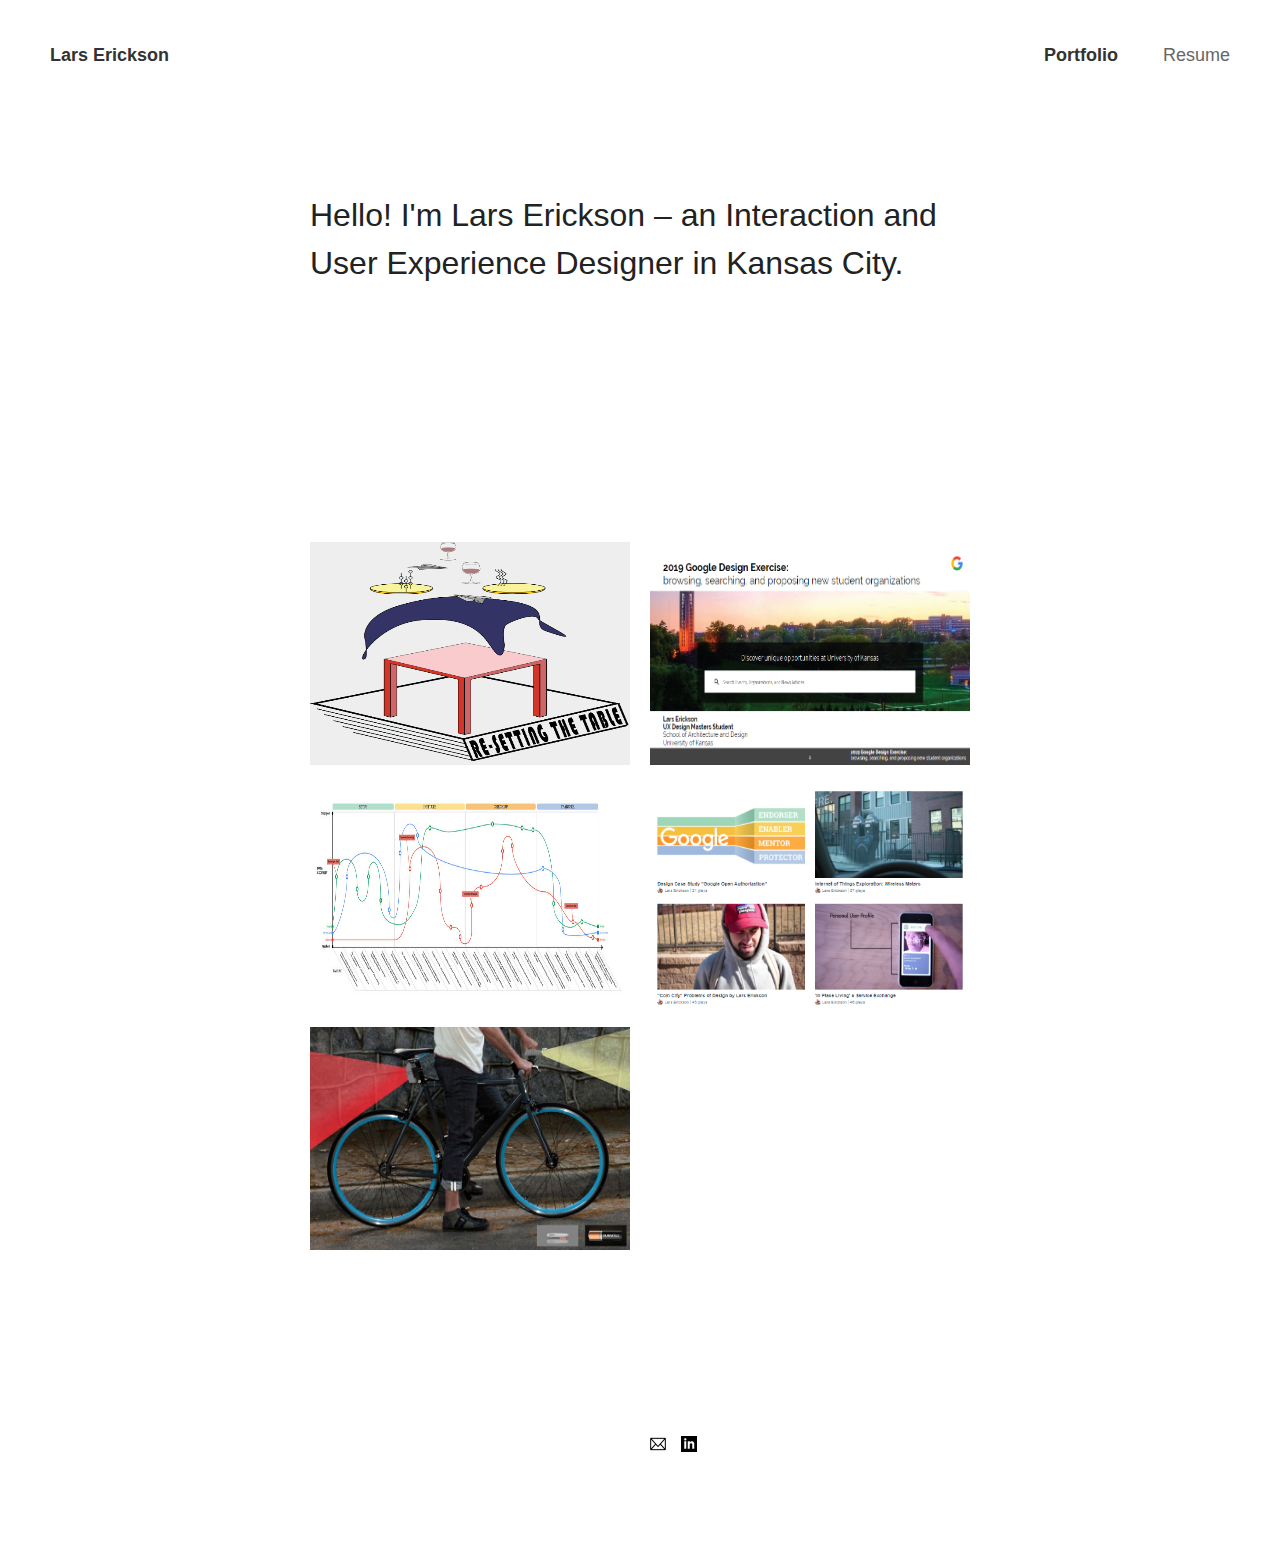
<file: Index.html>
<!doctype html>
<html class="no-js" lang="en">
<head>
    <meta charset="utf-8">
    <meta http-equiv="x-ua-compatible" content="ie=edge">
    <title>Portfolio &ndash; Lars Erickson</title>
    <meta name="description" content="User Experience Designer from Lawrence, Kansas.">
    <meta name="viewport" content="width=device-width, initial-scale=1">
    <link href="CSS\font.css" rel="stylesheet" type="text/css">
    <link href="CSS\main.css" rel="stylesheet" type="text/css">
    <link href="CSS\normalize.css" rel="stylesheet" type="text/css">
    <link href="CSS\Skeleton.css" rel="stylesheet" type="text/css">
    <location.replace (www.lars.today)>
</head>

<body class="home">
    <nav class="navbar clearfix">
        <h1 class="logo"><a href="/">Lars Erickson</a></h1>
        <ul class="nav">
            <li><a href="index.html">Portfolio</a></li>
            <li><a href="about.html">Resume</a></li>
        </ul>
        <a class="nav-toggle" href="javascript:void(0)"><span class="nav-icon"></span></a>
    </nav>
    <div class="wrapper transition-fade" id="swup">
        <div class="hero">
            <div class="container container-l">
                <div class="row">
                    <div class="twelve columns">
                        <h2>Hello! I'm Lars Erickson &ndash; an Interaction and User Experience Designer in Kansas City.</h2>
                    </div>
                </div>
            </div>
        </div>
        <div class="work-header">
            <div class="container container-l">
                <div class="row">
                        <div class="twelve columns">
                            <a class="work-panel" target="_blank" href="Thesispage.html">
                                <p><b>Resetting the Table:</b>Design thinking applied to the restaurant user experience</p>
                                <span class="view-more">View more</span>
                                <div class="ratio-box" style="padding-bottom: 69.57%">
                                <img src="images\table.png" alt="Resetting the Table">
                                </div>
                            </a>
                            <a class="work-panel" target="_blank" href="https://vimeo.com/306077056">
                            <p><b>2 Hour Design Sprint</b>2019 Google Application Challenge</p>
                            <span class="view-more">View more</span>
                            <div class="ratio-box" style="padding-bottom: 69.57%">
                                <img src="images\Googleapplication.png" alt="Google Applciation">
                            </div>
                        <a class="work-panel" target="_blank" href="https://docs.google.com/presentation/d/1c9GnJ_mlhiC5dq6sqFOFs3THi6NDfz0OWNj93Xza_1M/edit?usp=sharing">
                            <p><b>Google O-Auth:</b>Leverage behavioral economics principles to improve user confidence</p>
                            <span class="view-more">View more</span>
                            <div class="ratio-box" style="padding-bottom: 69.57%">
                                <img src="images\ADS750-DM-Final-Journey.jpg" alt="Google Project">
                            </div>
                            <a class="work-panel" target="_blank" href="https://vimeo.com/154011572">
                            <p><b>Design Scenarios:</b>Sharing stories of user experiences</p>
                            <span class="view-more">View more</span>
                            <div class="ratio-box" style="padding-bottom: 69.57%">
                                <img src="images\imageforwebsite.png" alt="Design Scenarios">
                            </div>
                        <a class="work-panel" target="_blank" href="https://drive.google.com/open?id=0B5XZijpLm8HRTG12SnNMUUpxX0E">
                            <p><b>2017 Portfolio:</b>woodworking, product design, service design</p>
                            <span class="view-more">View more</span>
                            <div class="ratio-box" style="padding-bottom: 69.57%">
                                <img src="images\Lars+Erickson+30+Pages_Page_30_Image_0001.jpg" alt="2017 Portfolio">
                            </div>
                    </div>
                </div>
            </div>
        </div>
        <footer class="footer">
            <div class="container container-l">
                <div class="row">
                    <div class="twelve columns">
                        <p>&copy; <script> document.write(new Date().getFullYear()); </script> Lars Erickson</p>
                        <ul class="social-icons">
                            <li><a href="mailto:lericksonm@gmail.com"><img src="images/51-512.png" alt="Email" width="16" height="16"></a></li>
                            <li><a href="https://www.linkedin.com/in/lars-erickson-m-a-ixd-6bb1ab14a/" target="_blank"><img src="images/iconmonstr-linkedin-2.png" alt="LinkedIn" width="16" height="16"></a></li>
                        </ul>
                    </div>
                </div>
            </div>
        </footer>
    </div>
</body>
</html>
</file>
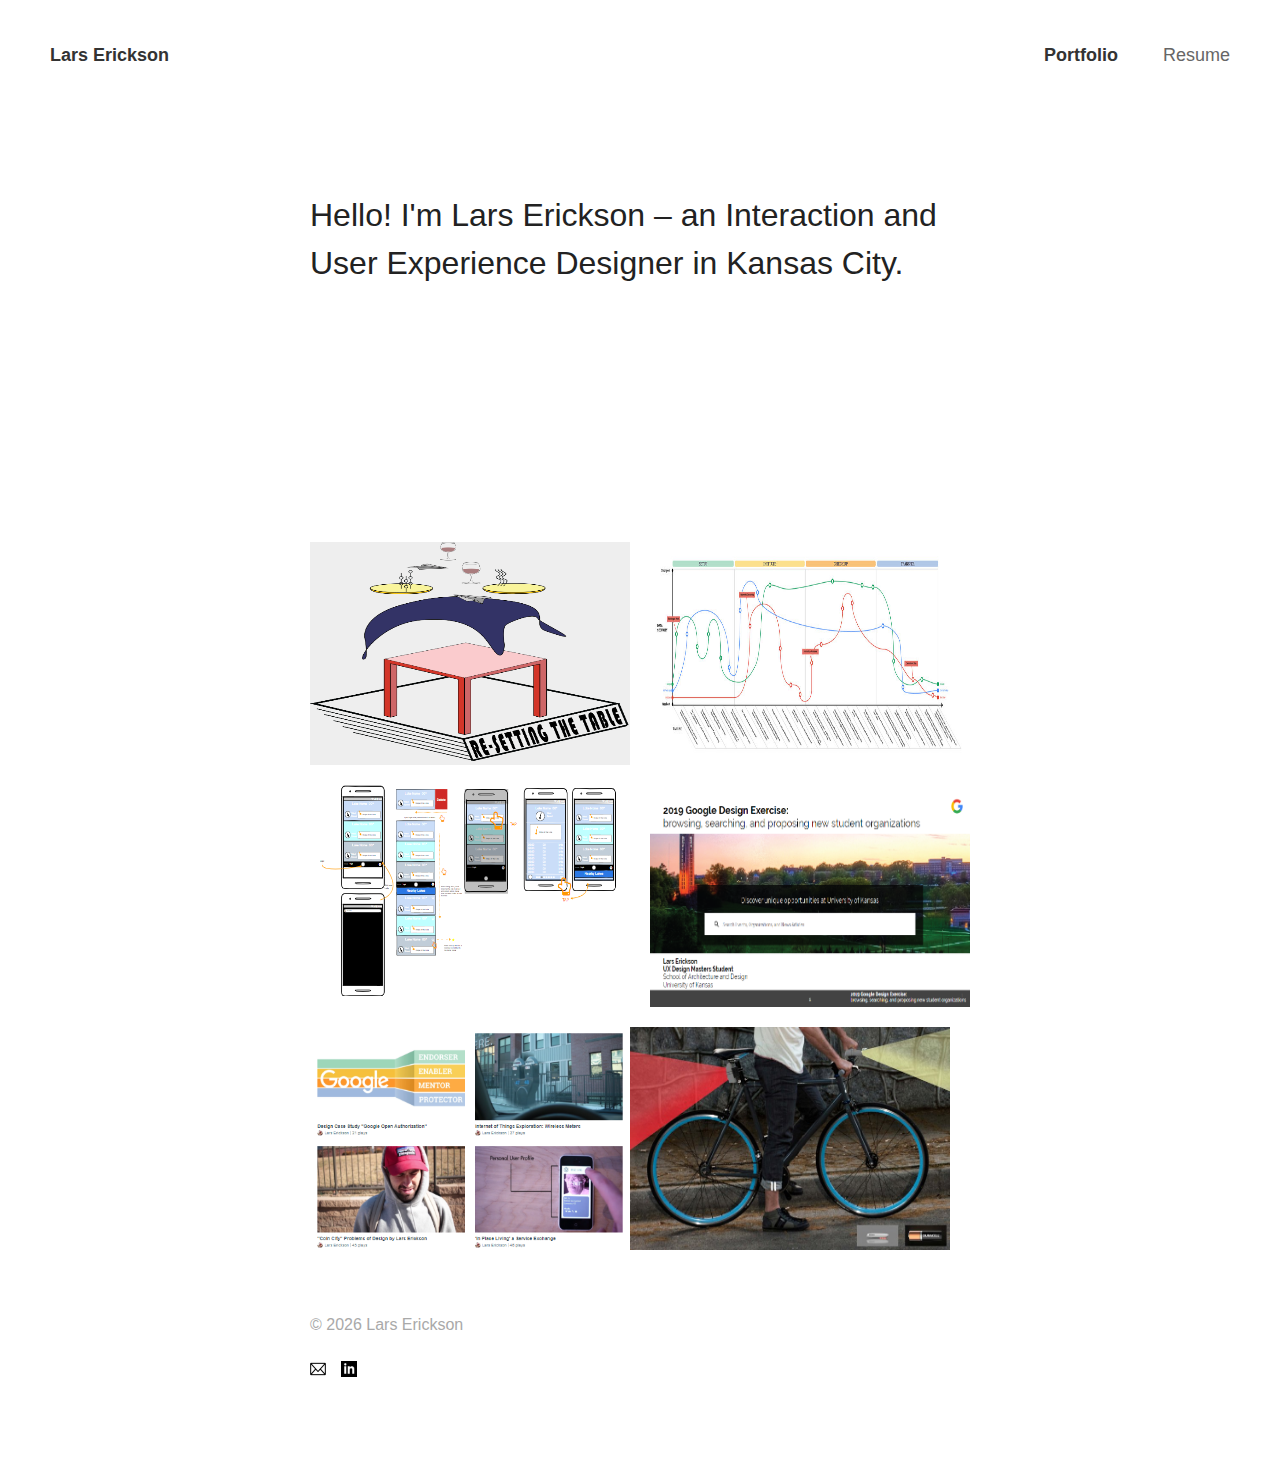
<file: index.html>
<!doctype html>
<html class="no-js" lang="en">
<head>
    <meta charset="utf-8">
    <meta http-equiv="x-ua-compatible" content="ie=edge">
    <title>Portfolio &ndash; Lars Erickson</title>
    <meta name="description" content="User Experience Designer from Lawrence, Kansas.">
    <meta name="viewport" content="width=device-width, initial-scale=1">
    <link href="CSS\font.css" rel="stylesheet" type="text/css">
    <link href="CSS\main.css" rel="stylesheet" type="text/css">
    <link href="CSS\normalize.css" rel="stylesheet" type="text/css">
    <link href="CSS\Skeleton.css" rel="stylesheet" type="text/css">
    <location.replace (www.lars.today)>
</head>

<body class="home">
    <nav class="navbar clearfix">
        <h1 class="logo"><a href="/">Lars Erickson</a></h1>
        <ul class="nav">
            <li><a href="index.html">Portfolio</a></li>
            <li><a href="about.html">Resume</a></li>
        </ul>
    </nav>
    <div class="wrapper transition-fade" id="swup">
        <div class="hero">
            <div class="container container-l">
                <div class="row">
                    <div class="twelve columns">
                        <h2>Hello! I'm Lars Erickson &ndash; an Interaction and User Experience Designer in Kansas City.</h2>
                    </div>
                </div>
            </div>
        </div>
        <div class="work-header">
            <div class="container container-l">
                <div class="row">
                        <div class="twelve columns">
                            <a class="work-panel" target="_blank" href="Thesispage.html">
                                <p><b>Resetting the Table :</b> Design thinking applied to the restaurant user experience</p>
                                <span class="view-more">View more</span>
                                <div class="ratio-box" style="padding-bottom: 69.57%">
                                <img src="images\table.png" alt="Resetting the Table">
                                </div>
                            </a>
                            <a class="work-panel" target="_blank" href="https://vimeo.com/306077056">
                                <p><b>Google O-Auth :</b> Leverage behavioral economics principles to improve user confidence</p>
                                <span class="view-more">View more</span>
                                <div class="ratio-box" style="padding-bottom: 69.57%">
                                    <img src="images\ADS750-DM-Final-Journey.jpg" alt="Google Project">
                                </div>
                            </a>
                            <a class="work-panel" target="_blank" href="Wireframes.html">
                                <p><b>Wire frames :</b> A variety of styles of wireframes.</p>
                                <span class="view-more">View more</span>
                                <div class="ratio-box" style="padding-bottom: 69.57%">
                                    <img src="images\sailing app2.png" alt="Wireframe">
                                </div>
                            </a>
                            <a class="work-panel" target="_blank" href="https://docs.google.com/presentation/d/1c9GnJ_mlhiC5dq6sqFOFs3THi6NDfz0OWNj93Xza_1M/edit?usp=sharing">
                                <p><b>2 Hour Design Sprint :</b> 2019 Google Application Challenge</p>
                                <span class="view-more">View more</span>
                                <div class="ratio-box" style="padding-bottom: 69.57%">
                                    <img src="images\Googleapplication.png" alt="Google Applciation">
                                </div>
                            </a>
                            <a class="work-panel" target="_blank" href="https://vimeo.com/154011572">
                                <p><b>Design Scenarios :</b> Sharing stories of user experiences</p>
                                <span class="view-more">View more</span>
                                <div class="ratio-box" style="padding-bottom: 69.57%">
                                    <img src="images\imageforwebsite.png" alt="Design Scenarios">
                                </div>
                            </a>
                            <a class="work-panel" target="_blank" href="https://drive.google.com/open?id=0B5XZijpLm8HRTG12SnNMUUpxX0E">
                                <p><b>2017 Portfolio :</b> Woodworking, product design, service design</p>
                                <span class="view-more">View more</span>
                                <div class="ratio-box" style="padding-bottom: 69.57%">
                                    <img src="images\Lars+Erickson+30+Pages_Page_30_Image_0001.jpg" alt="2017 Portfolio">
                                </div>
                            </a>
                    </div>
                </div>
            </div>
        </div>
        <footer class="footer">
            <div class="container container-l">
                <div class="row">
                    <div class="twelve columns">
                        <p>&copy; <script> document.write(new Date().getFullYear()); </script> Lars Erickson</p>
                        <ul class="social-icons">
                            <li><a href="mailto:lericksonm@gmail.com"><img src="images/51-512.png" alt="Email" width="16" height="16"></a></li>
                            <li><a href="https://www.linkedin.com/in/lars-erickson-m-a-ixd-6bb1ab14a/" target="_blank"><img src="images/iconmonstr-linkedin-2.png" alt="LinkedIn" width="16" height="16"></a></li>
                        </ul>
                    </div>
                </div>
            </div>
        </footer>
    </div>
</body>
</html>
</file>
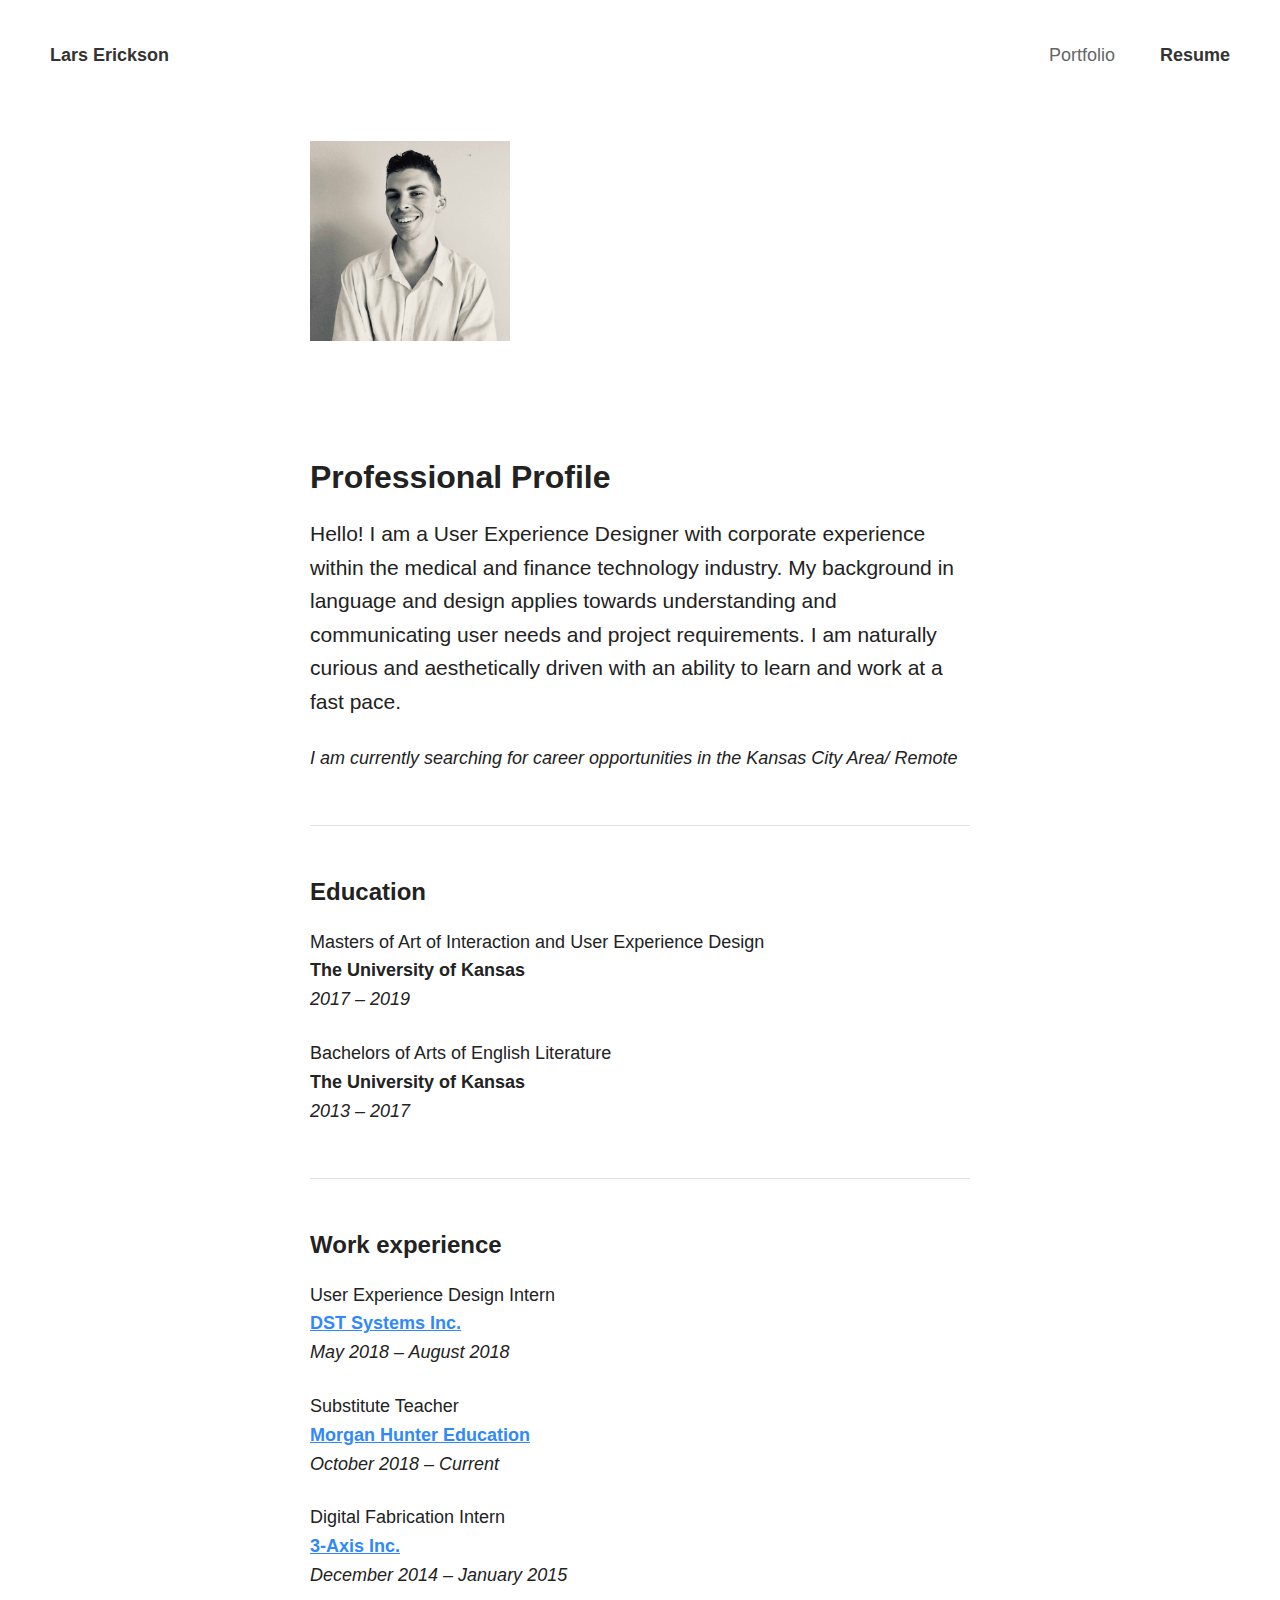
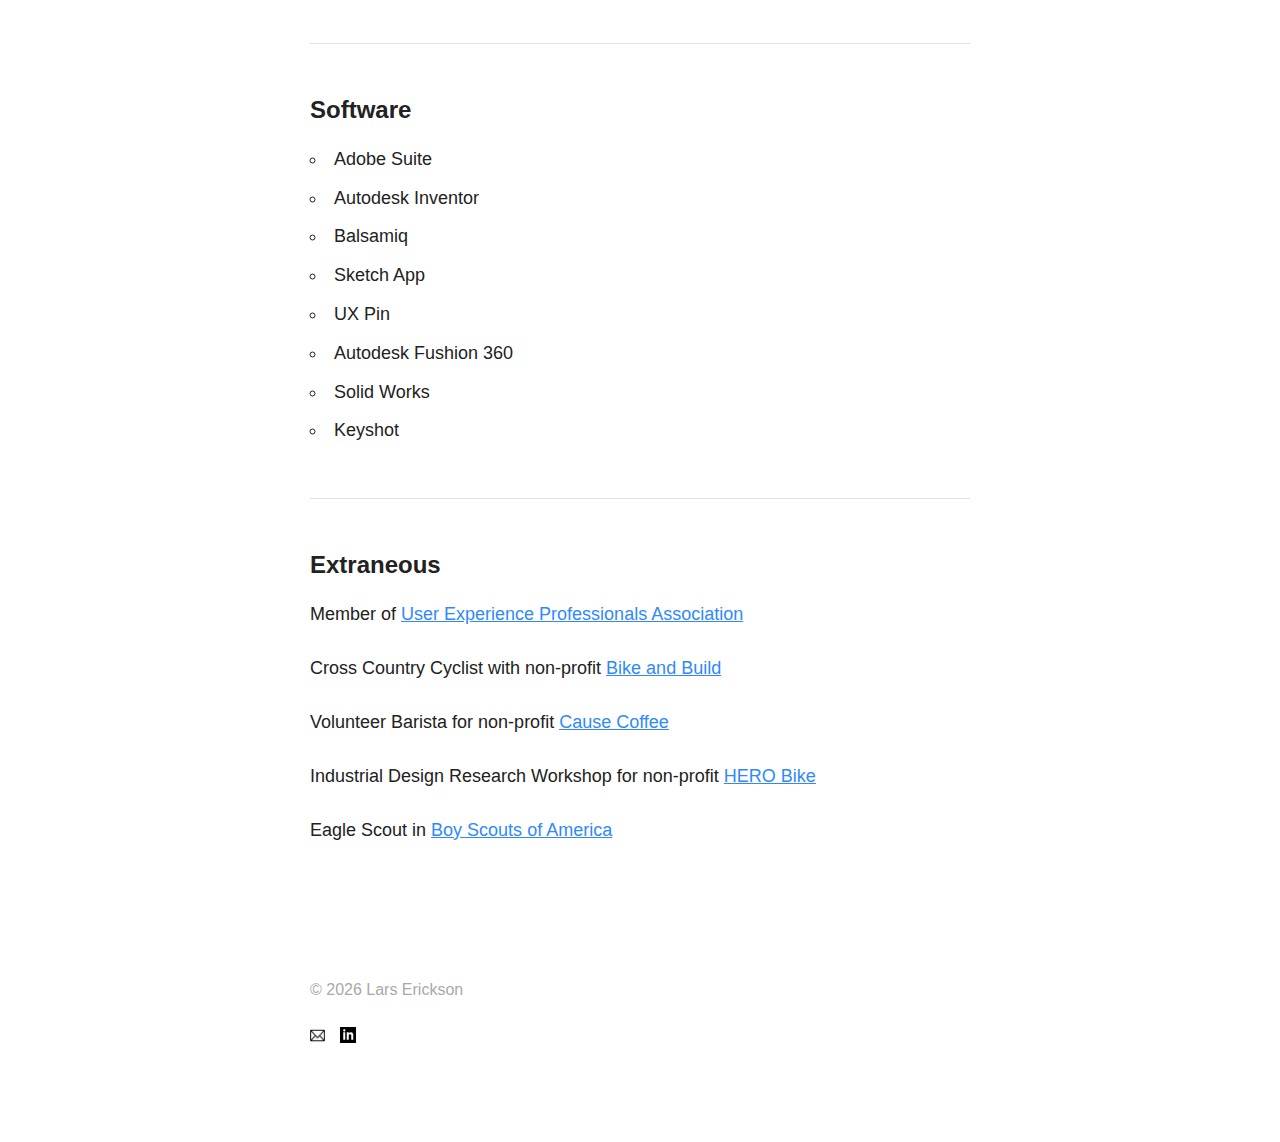
<file: about.html>
<!doctype html>
<html class="no-js" lang="en">
<head>
    <meta charset="utf-8">
    <meta http-equiv="x-ua-compatible" content="ie=edge">
    <title>Portfolio &ndash; Lars Erickson</title>
    <meta name="description" content="User Experience Designer from Lawrence, Kansas.">
    <meta name="viewport" content="width=device-width, initial-scale=1">
    <link href="CSS\font.css" rel="stylesheet" type="text/css">
    <link href="CSS\main.css" rel="stylesheet" type="text/css">
    <link href="CSS\normalize.css" rel="stylesheet" type="text/css">
    <link href="CSS\Skeleton.css" rel="stylesheet" type="text/css">
    <location.replace (www.lars.today)>
</head>

<body class="about">
    <nav class="navbar clearfix">
        <h1 class="logo"><a href="/">Lars Erickson</a></h1>
        <ul class="nav">
            <li><a href="index.html">Portfolio</a>
          <li><a href="about.html">Resume</a></li>
        </ul>
    </nav>
    <div class="wrapper transition-fade" id="swup">
        <main class="about-content">
            <div class="container">
                <div class="row">
                    <div class="twelve columns">
                        <div class="image" style="padding-bottom: 10.00%" >
                            <img class="lazyload" data-src="images/about-2.jpg" src="images/IMG_9179 (1).JPG" width="200" height="200" alt="Image of man smiling">
                        </div>
                        <h2>Professional Profile</h2>
                        <p class="lead">Hello! I am a User Experience Designer with corporate experience within the medical and finance technology industry. My background in language and design applies towards understanding and communicating user needs and project requirements. I am naturally curious and aesthetically driven with an ability to learn and work at a fast pace.</p>
                        <p><i>I am currently searching for career opportunities in the Kansas City Area/ Remote</i></p>  
                        <hr> 
                        <h3>Education</h3>
                        <p>
                            Masters of Art of Interaction and User Experience Design<br>
                            <b>The University of Kansas</b><br>
                            <i>2017 &ndash; 2019</i>
                        </p>
                        <p>
                            Bachelors of Arts of English Literature<br>
                            <b>The University of Kansas</b><br>
                            <i>2013 &ndash; 2017</i><br>
                        </p>
                        <hr>
                        <h3>Work experience</h3>
                        <p>
                            User Experience Design Intern<br>
                            <b><a href="https://www.ssctech.com/"> DST Systems Inc.</a></b><br>
                            <i>May 2018 &ndash; August 2018</i><br>
                        </p>
                        <p>
                            Substitute Teacher<br>
                            <b><a href="http://www.mhedteach.com/"> Morgan Hunter Education</a></b><br>
                            <i>October 2018 &ndash; Current</i><br>
                        </p>
                        <p>
                            Digital Fabrication Intern<br>
                            <b><a href="https://www.3axisinc.com/"> 3-Axis Inc.</a></b><br>
                            <i>December 2014 &ndash; January 2015</i><br>
                        </p>
                        <hr>
                        <h3>Software</h3>
                        <ul>
                            <li>Adobe Suite</li> 
                            <li>Autodesk Inventor</li>
                            <li>Balsamiq</li>
                            <li>Sketch App</li>
                            <li>UX Pin</li>
                            <li>Autodesk Fushion 360</li>
                            <li>Solid Works</li>
                            <li>Keyshot</li>
                        </ul>
                        <hr>
                        <h3>Extraneous</h3>
                        <p>Member of <a href="http://www.uxpakc.org/" target="_blank">User Experience Professionals Association</a></p>
                        <p>Cross Country Cyclist with non-profit <a href="https://bikeandbuild.org/" target="_blank">Bike and Build</a></p>
                        <p>Volunteer Barista for non-profit <a href="https://www.causecoffeekc.com/" target="_blank">Cause Coffee</a></p>
                        <p>Industrial Design Research Workshop for non-profit <a href="https://alabamanewscenter.com/2017/01/02/there-are-heroes-but-in-greensboro-this-alabama-maker-is-a-hero/" target="_blank">HERO Bike</a></p>
                        <p>Eagle Scout in <a href="https://www.scouting.org/" target="_blank">Boy Scouts of America</a></p>
                        </div>
                </div>
            </div>
        </main>

         <footer class="footer">
            <div class="container container-l">
                <div class="row">
                    <div class="twelve columns">
                        <p>&copy; <script> document.write(new Date().getFullYear()); </script> Lars Erickson</p>
                        <ul class="social-icons">
                            <li><a href="mailto:lericksonm@gmail.com"><img src="images/51-512.png" alt="Email" width="15" height="15"></a></li>
                            <li><a href="https://www.linkedin.com/in/lars-erickson-m-a-ixd-6bb1ab14a/" target="_blank"><img src="images/iconmonstr-linkedin-2.png" alt="LinkedIn" width="16" height="16"></a></li>
                        </ul>
                    </div>
                </div>
            </div>
        </footer>
    </div>
</body>
</html>
</file>
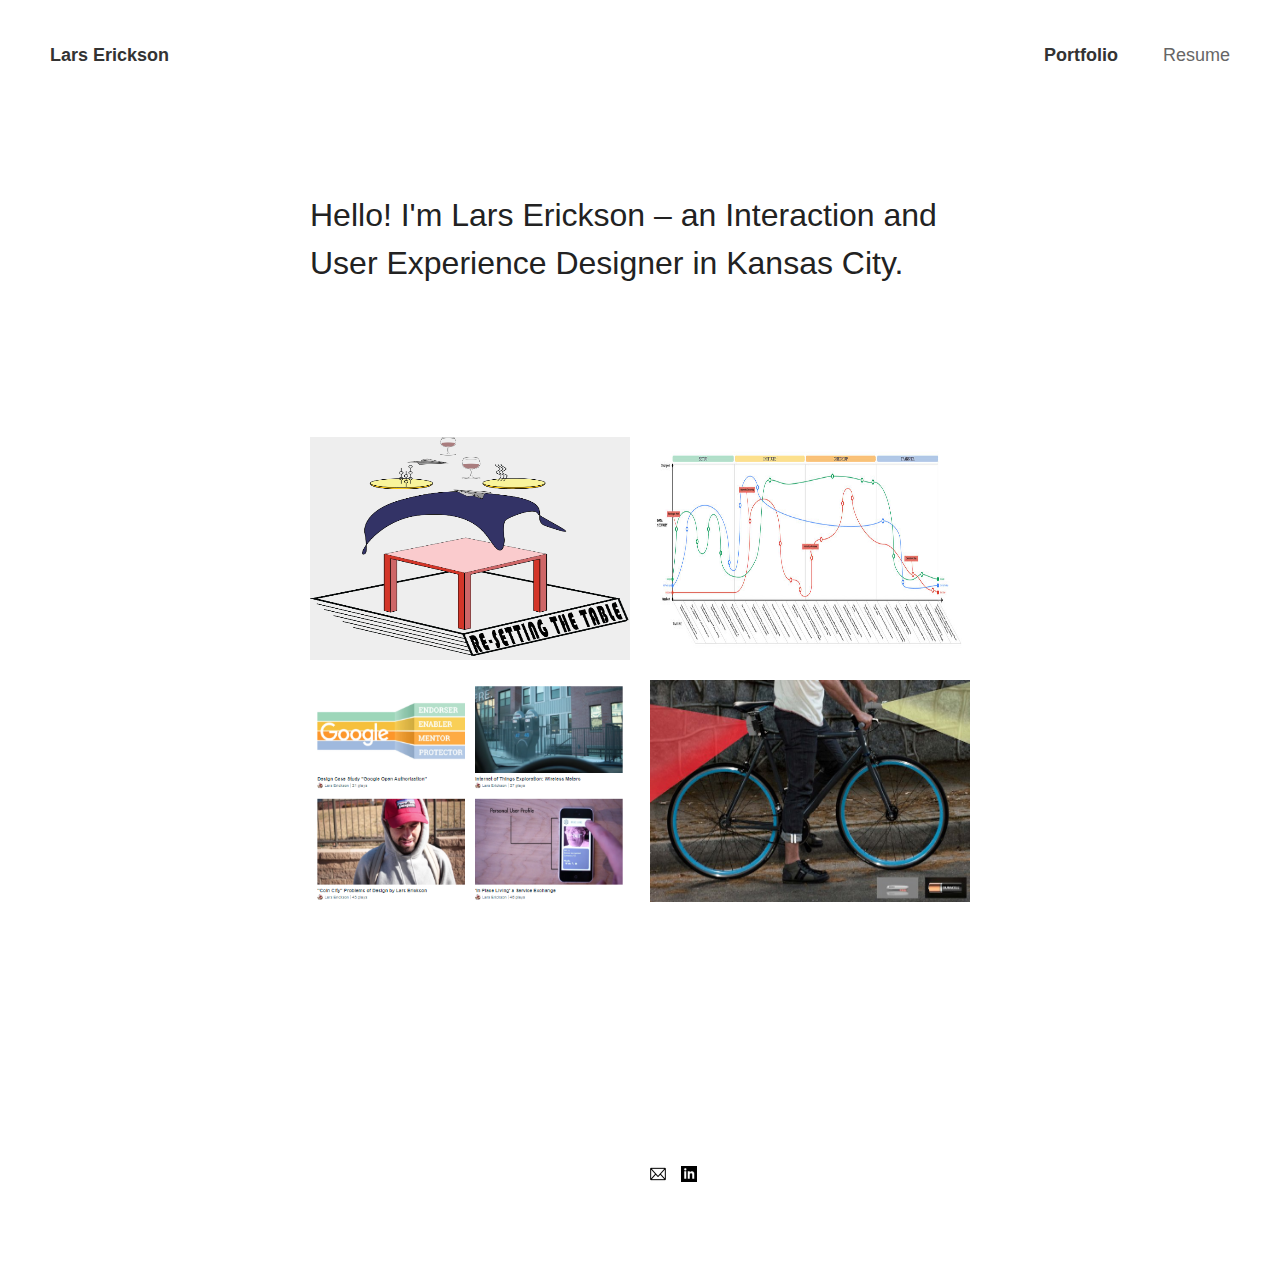
<file: body.html>
<!doctype html>
<html class="no-js" lang="en">
<head>
    <meta charset="utf-8">
    <meta http-equiv="x-ua-compatible" content="ie=edge">
    <title>Portfolio &ndash; Lars Erickson</title>
    <meta name="description" content="User Experience Designer from Lawrence, Kansas.">
    <meta name="viewport" content="width=device-width, initial-scale=1">
    <link href="CSS\font.css" rel="stylesheet" type="text/css">
    <link href="CSS\main.css" rel="stylesheet" type="text/css">
    <link href="CSS\normalize.css" rel="stylesheet" type="text/css">
    <link href="CSS\Skeleton.css" rel="stylesheet" type="text/css">
    <location.replace (www.lars.today)>
</head>

<body class="home">
    <nav class="navbar clearfix">
        <h1 class="logo"><a href="/">Lars Erickson</a></h1>
        <ul class="nav">
            <li><a href="body.html">Portfolio</a></li>
            <li><a href="about.html">Resume</a></li>
        </ul>
        <a class="nav-toggle" href="javascript:void(0)"><span class="nav-icon"></span></a>
    </nav>
    <div class="wrapper transition-fade" id="swup">
        <div class="hero">
            <div class="container container-l">
                <div class="row">
                    <div class="twelve columns">
                        <h2>Hello! I'm Lars Erickson &ndash; an Interaction and User Experience Designer in Kansas City.</h2>
                    </div>
                </div>
            </div>
        </div>
        <div class="work">
            <div class="container container-l">
                <div class="row">
                    <div class="twelve columns">
                        <a class="work-panel work-panel-l" target="_blank" href="https://drive.google.com/open?id=1QneoXGnvJX_q-8IbyuC0eLOFxdk5lBKX">
                            <p><b>Resetting the Table:</b>Design Thinking Applied to the Small Restaurant User Experience </p>
                            <span class="view-more">View more</span>
                            <div class="ratio-box" style="padding-bottom: 69.57%">
                                <img src="images\table.png" alt="Resetting the Table">
                            </div>
                        </a>
                        <a class="work-panel work-panel-2" target="_blank" href="https://vimeo.com/306077056">
                            <p><b>Google O-Auth:</b>Leverage behavioral economics principles to improve user confidence</p>
                            <span class="view-more">View more</span>
                            <div class="ratio-box" style="padding-bottom: 69.57%">
                                <img src="images\ADS750-DM-Final-Journey.jpg" alt="Google Project">
                            </div>
                        <a class="work-panel work-panel-2" target="_blank" href="https://vimeo.com/154011572">
                            <p><b>Design Scenarios:</b>Sharing stories of user experiences</p>
                            <span class="view-more">View more</span>
                            <div class="ratio-box" style="padding-bottom: 69.57%">
                                <img src="images\imageforwebsite.png" alt="Design Scenarios">
                            </div>
                        <a class="work-panel work-panel-2" target="_blank" href="https://drive.google.com/open?id=0B5XZijpLm8HRTG12SnNMUUpxX0E">
                            <p><b>2017 Portfolio:</b>woodworking, product design, service design</p>
                            <span class="view-more">View more</span>
                            <div class="ratio-box" style="padding-bottom: 69.57%">
                                <img src="images\Lars+Erickson+30+Pages_Page_30_Image_0001.jpg" alt="2017 Portfolio">
                            </div>
                    </div>
                </div>
            </div>
        </div>
        <footer class="footer">
            <div class="container container-l">
                <div class="row">
                    <div class="twelve columns">
                    <p>&copy; <script> document.write(new Date().getFullYear()); </script> Lars Erickson</p>
                        <ul class="social-icons">
                            <li><a href="mailto:lericksonm@gmail.com"><img src="images/51-512.png" alt="Email" width="16" height="16"></a></li>
                            <li><a href="images/iconmonstr-linkedin-2.png" target="_blank"><img src="images/iconmonstr-linkedin-2.png" alt="LinkedIn" width="16" height="16"></a></li>
                        </ul>
                    </p>
                    </div>
                </div>
            </div>
        </footer>
    </div>
</body>
</html>
</file>
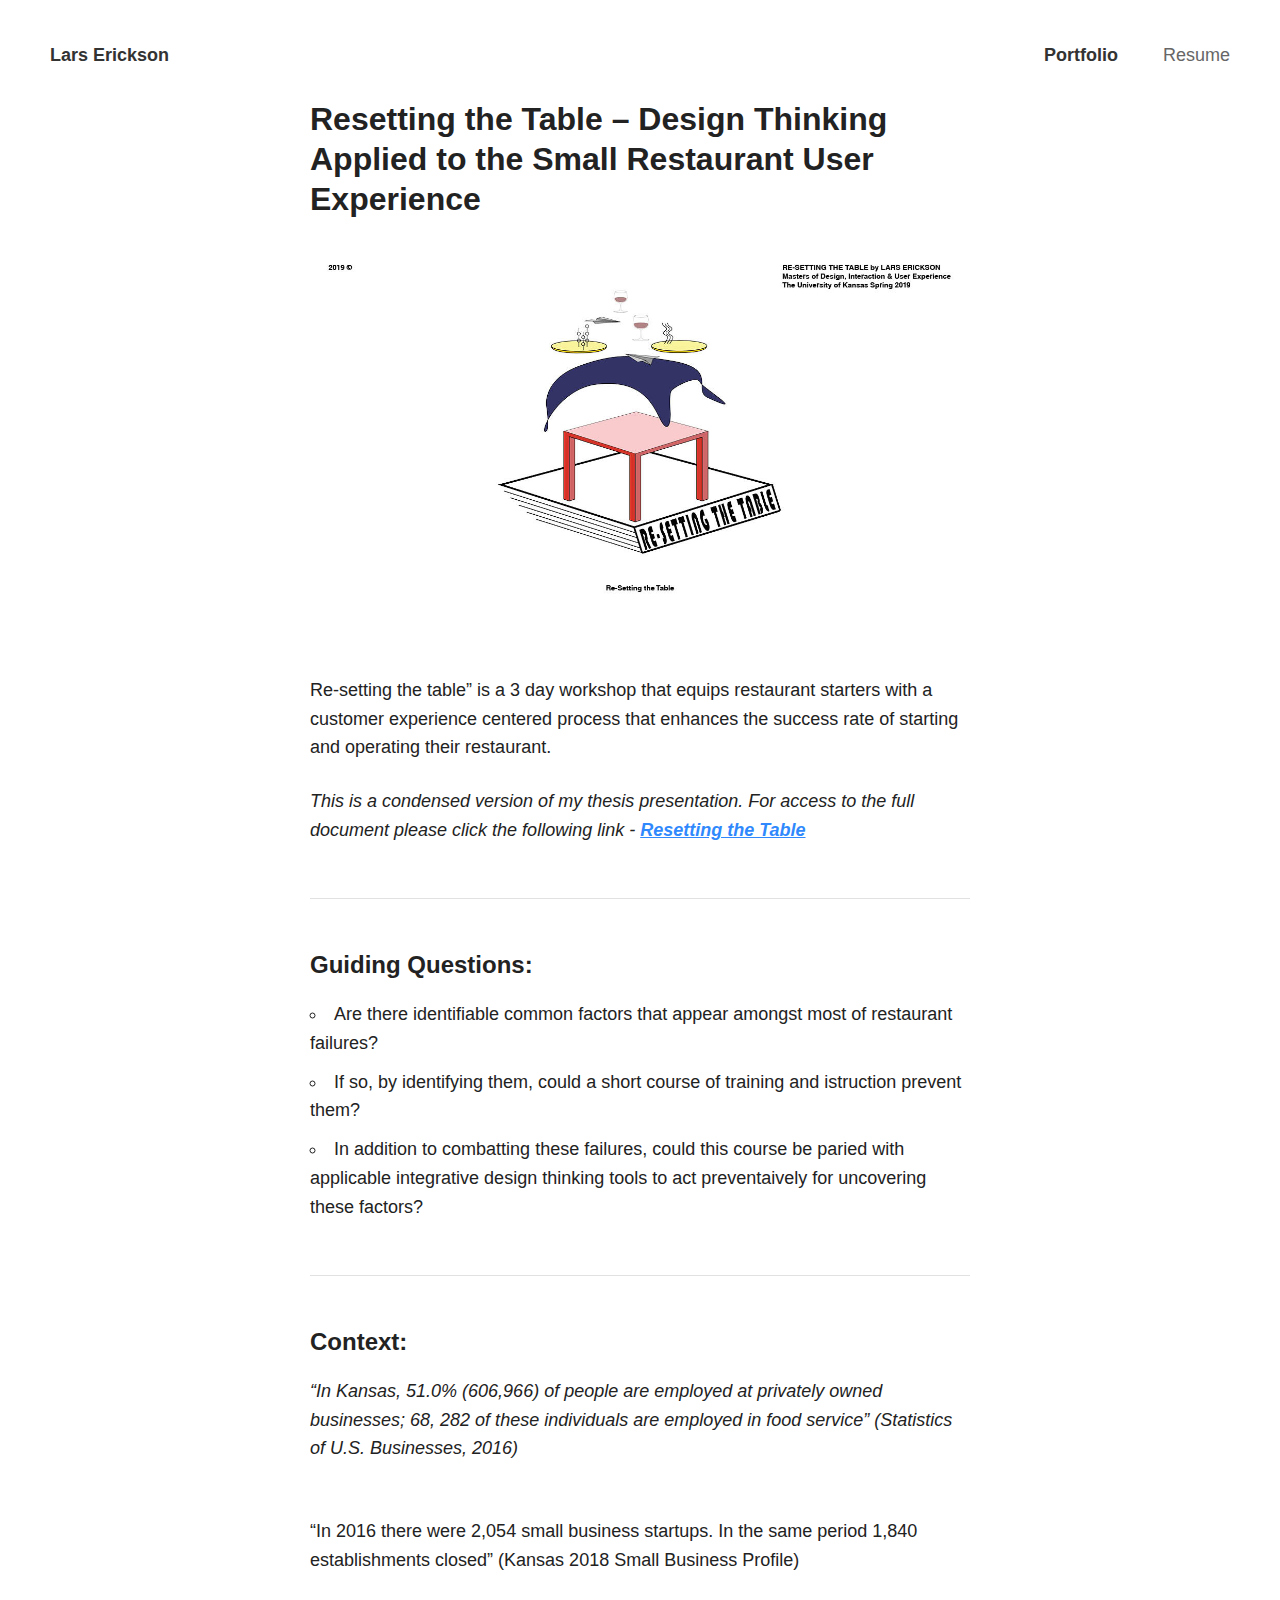
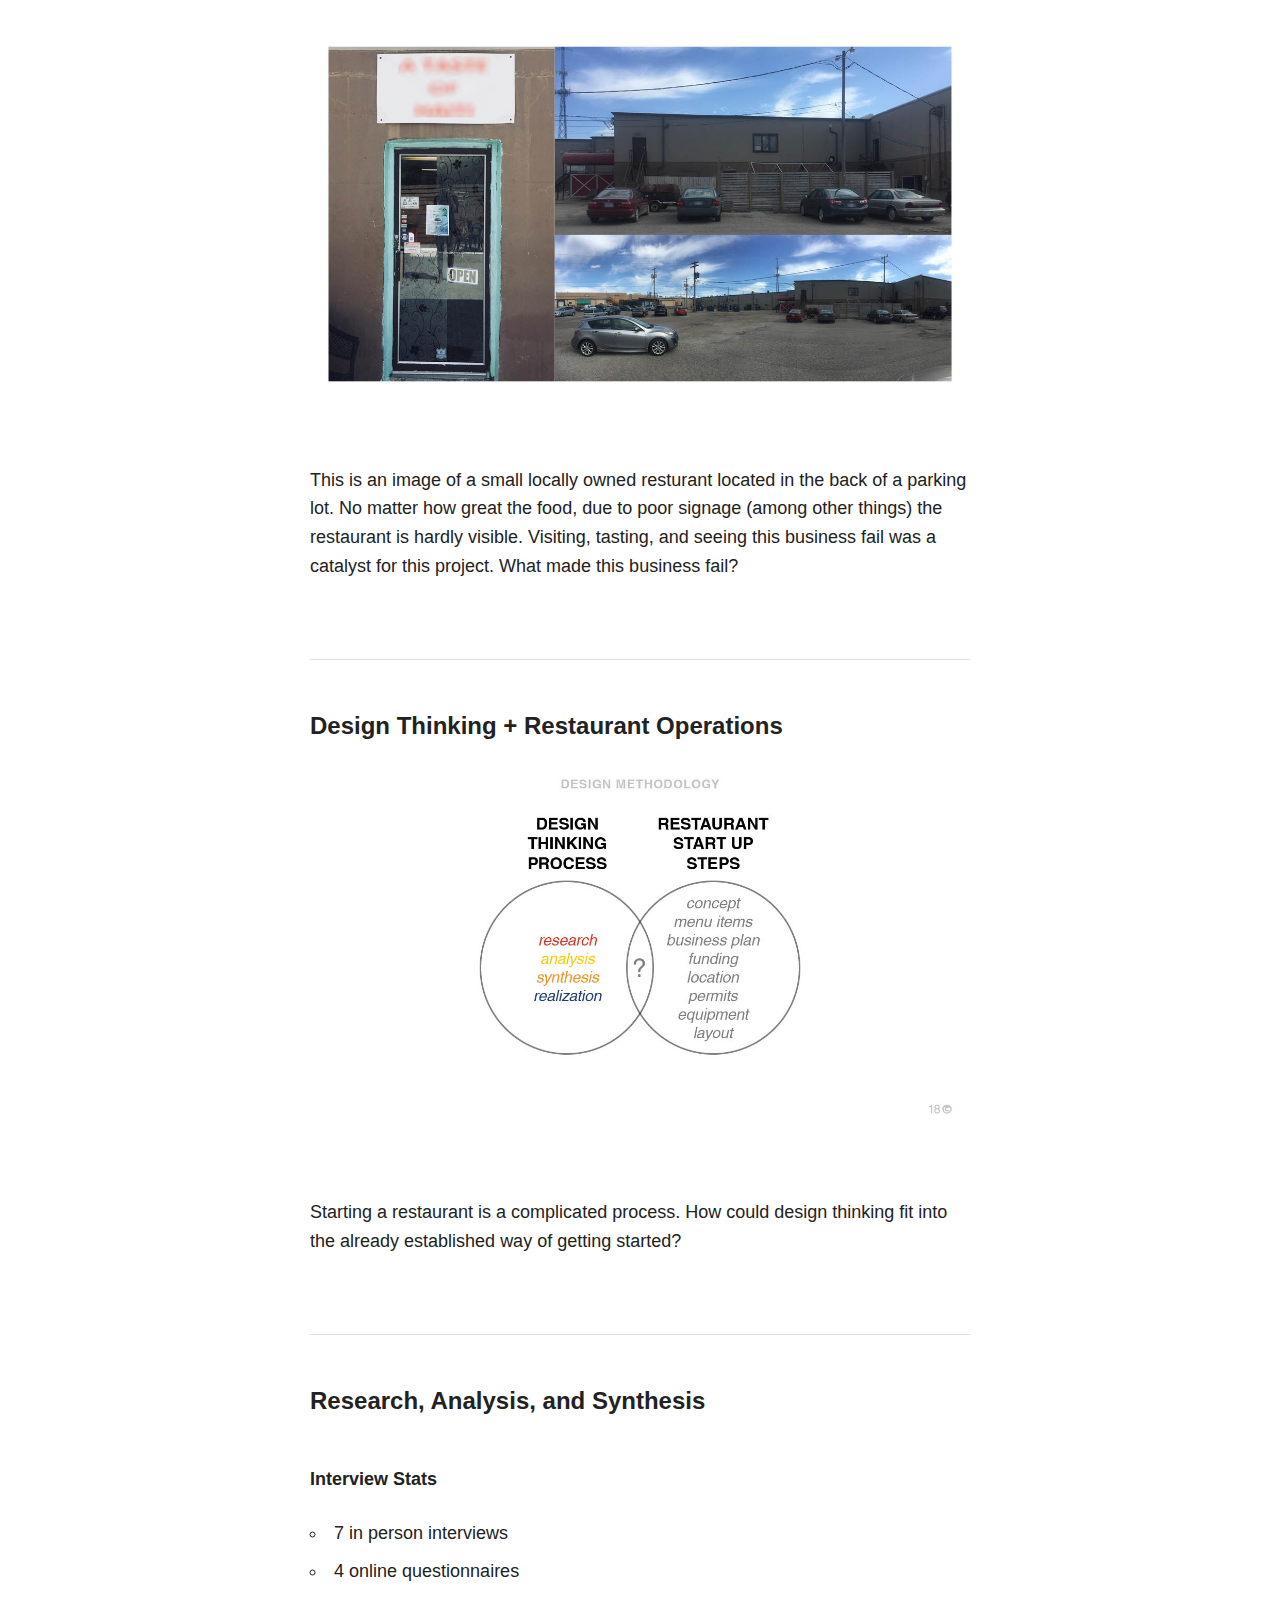
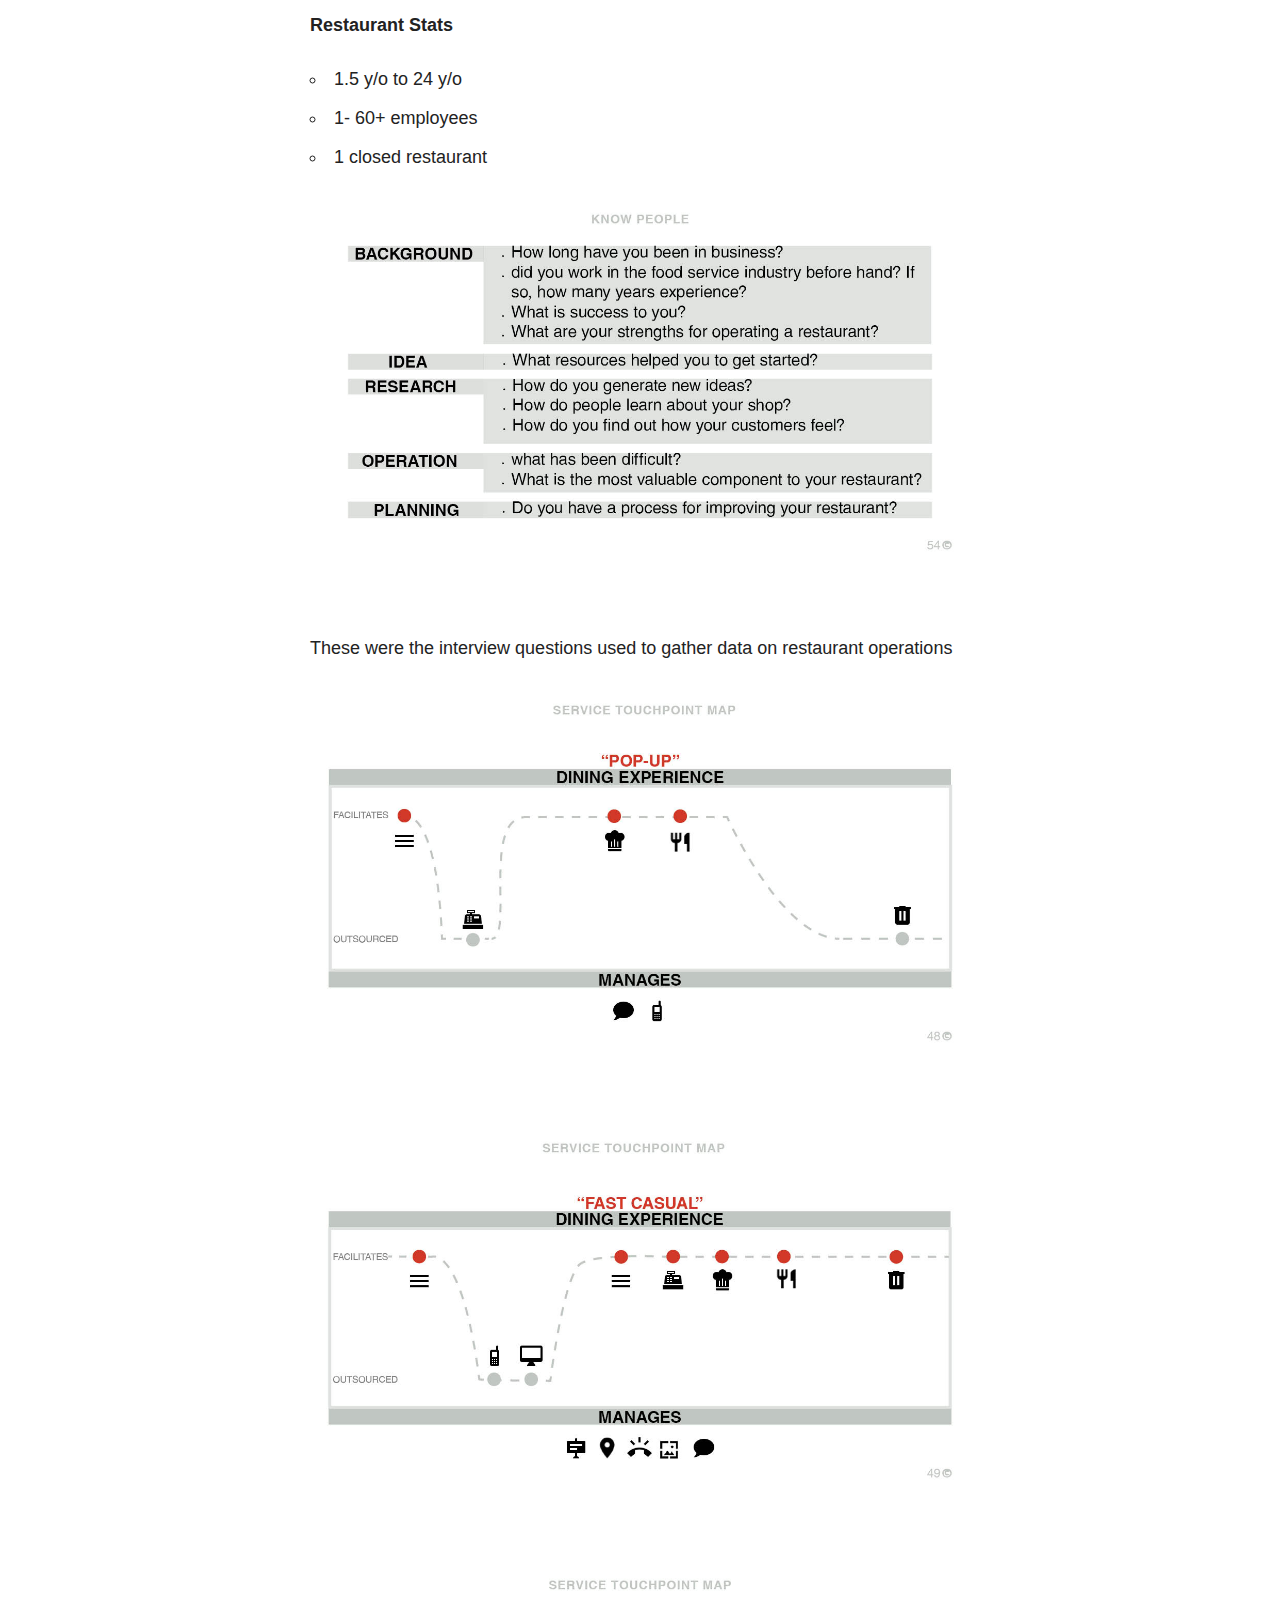
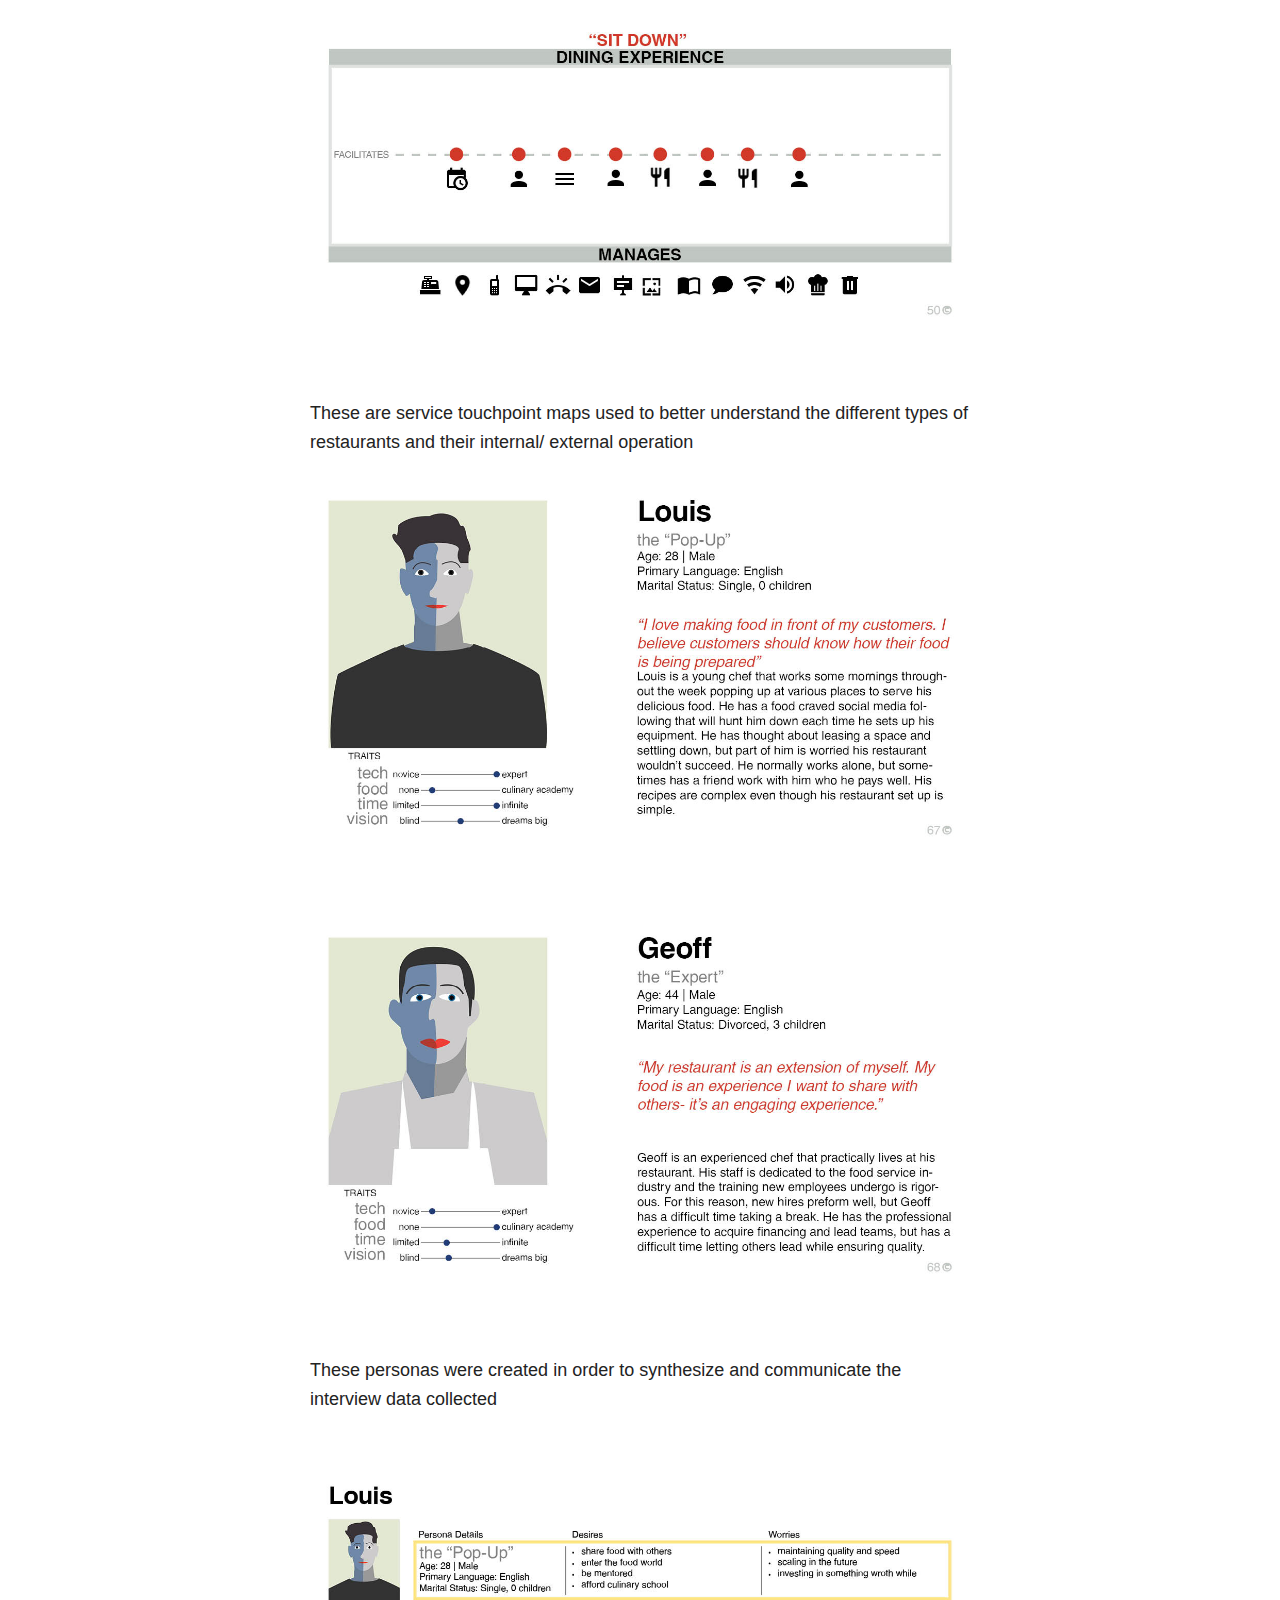
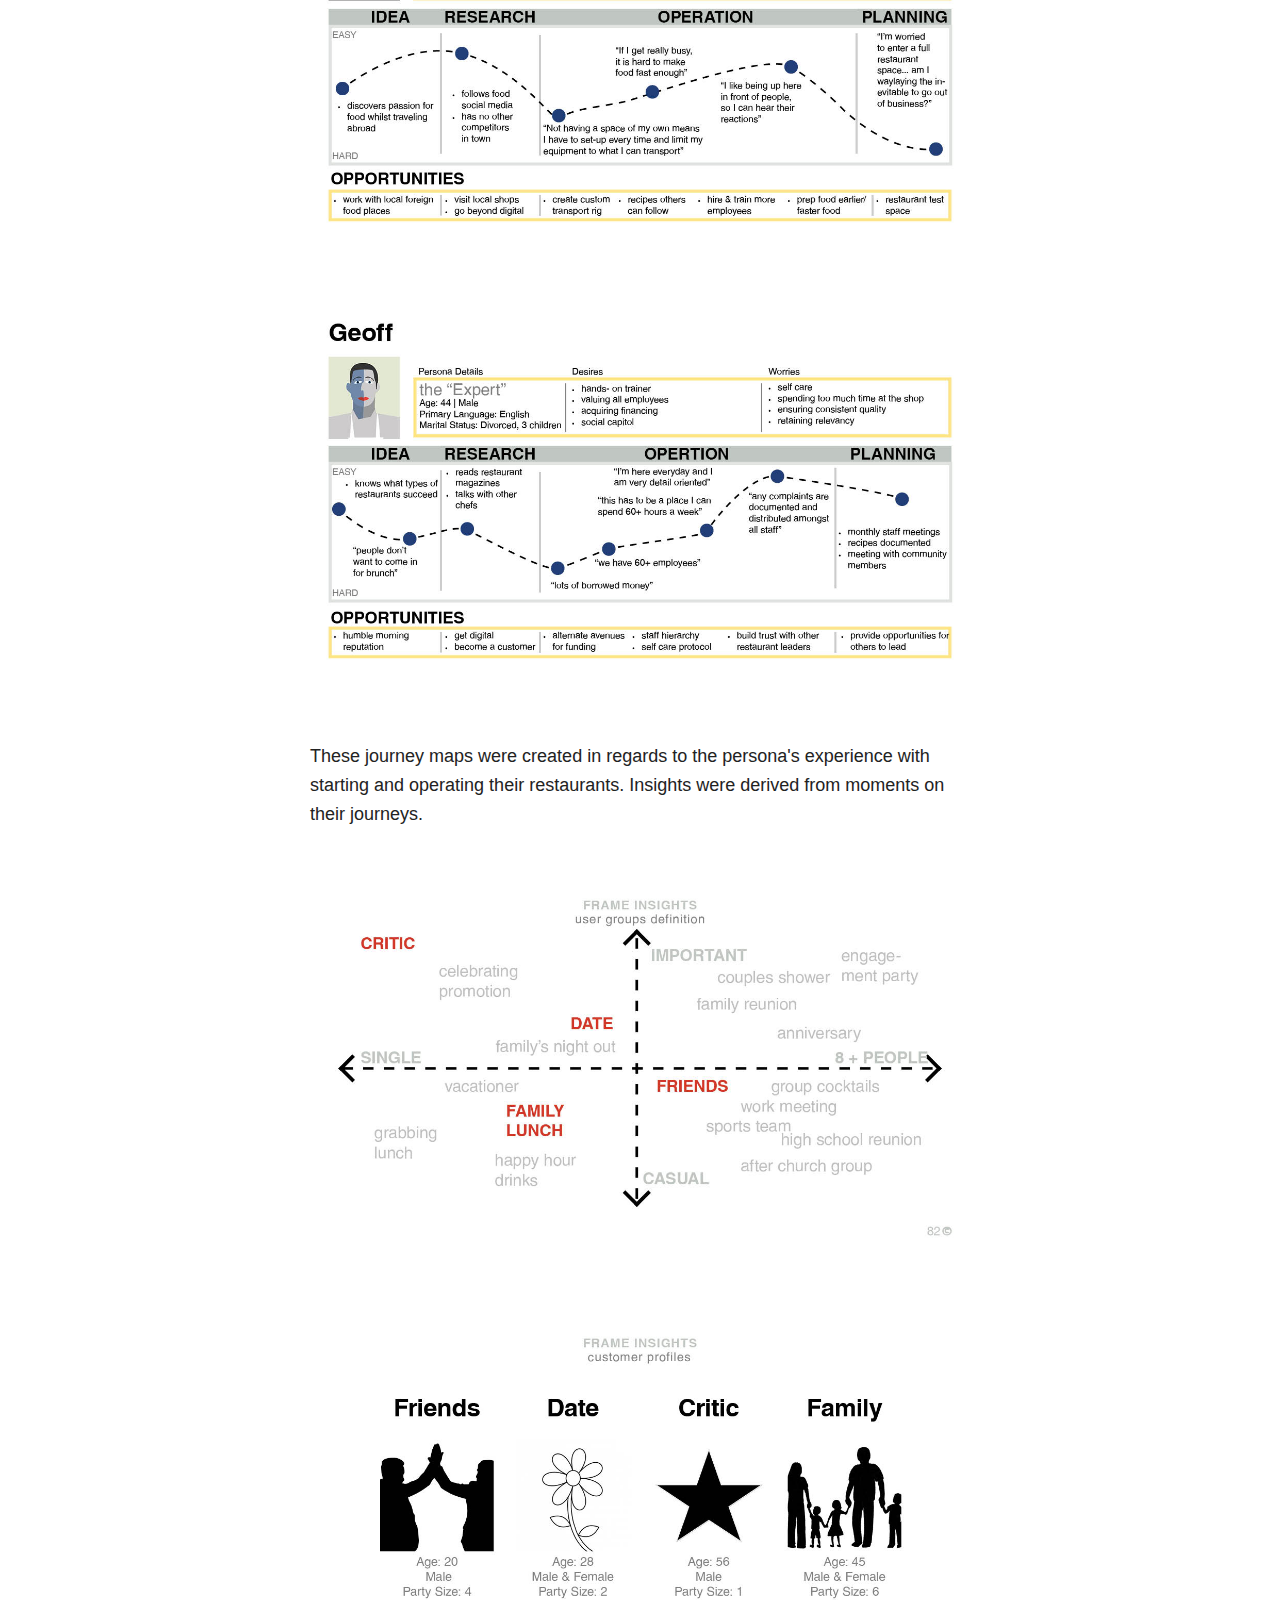
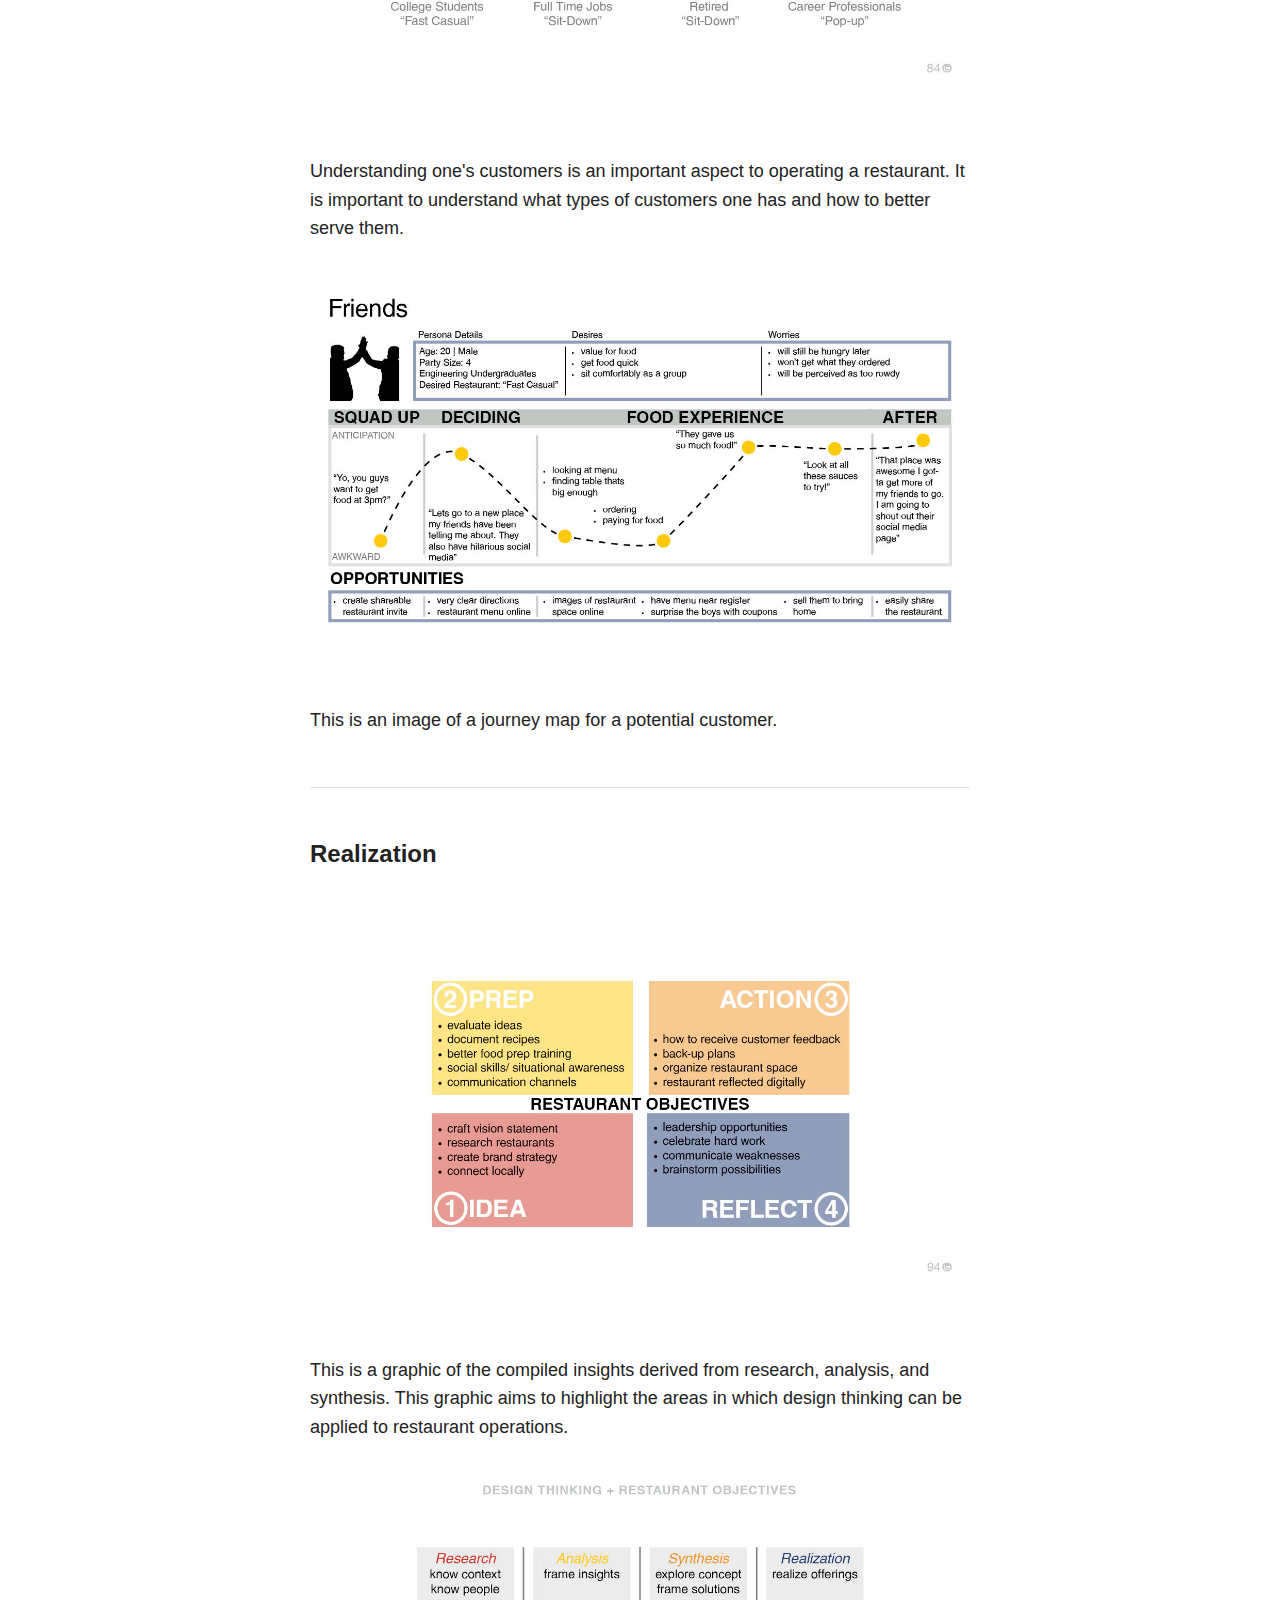
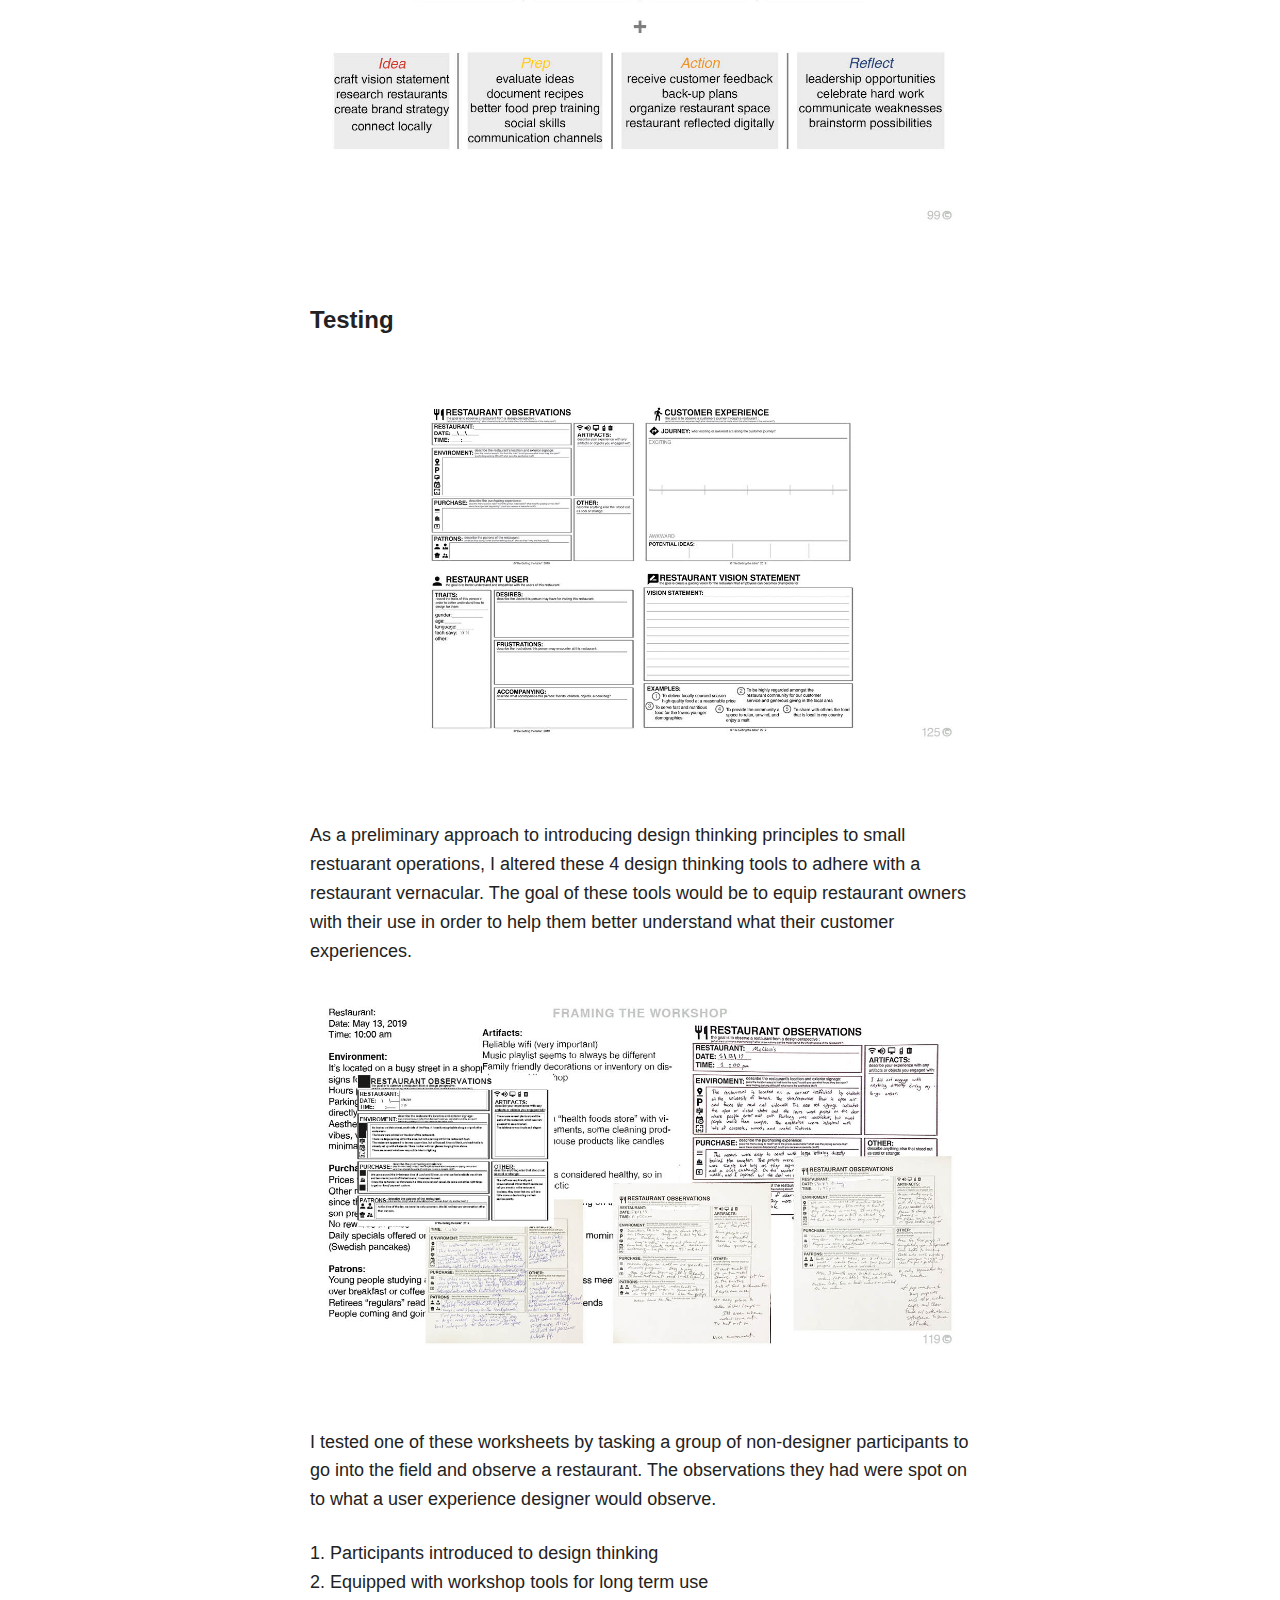
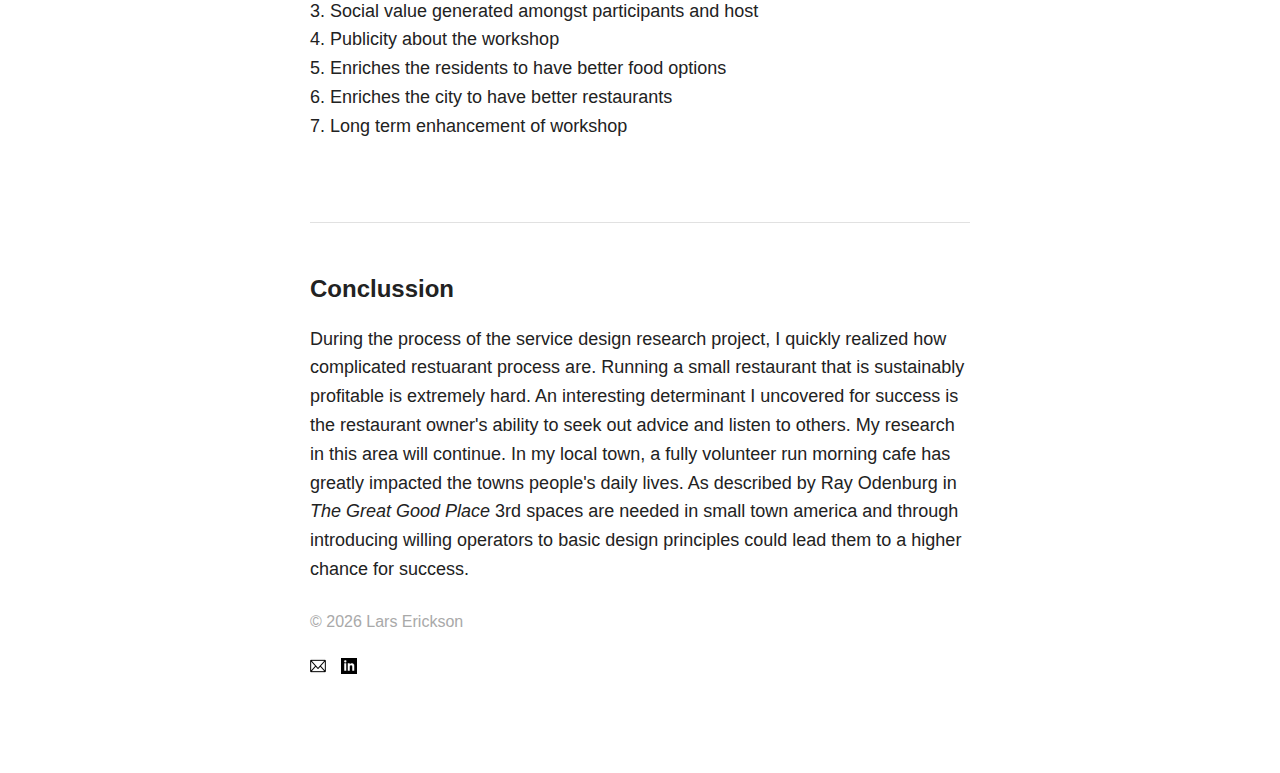
<file: Thesispage.html>
<!doctype html>
<html class="no-js" lang="en">
<head>
    <meta charset="utf-8">
    <meta http-equiv="x-ua-compatible" content="ie=edge">
    <title>Portfolio &ndash; Lars Erickson</title>
    <meta name="description" content="User Experience Designer from Lawrence, Kansas.">
    <meta name="viewport" content="width=device-width, initial-scale=1">
    <link href="CSS\font.css" rel="stylesheet" type="text/css">
    <link href="CSS\main.css" rel="stylesheet" type="text/css">
    <link href="CSS\normalize.css" rel="stylesheet" type="text/css">
    <link href="CSS\Skeleton.css" rel="stylesheet" type="text/css">
    <location.replace (www.lars.today)>
</head>
<body class="home">
        <nav class="navbar clearfix">
            <h1 class="logo"><a href="/">Lars Erickson</a></h1>
            <ul class="nav">
                <li><a href="index.html">Portfolio</a></li>
                <li><a href="about.html">Resume</a></li>
            </ul>
        </nav>
        <div class="container">
                <div class="row">
                    <div class="twelve columns">
                        <div>
                        <br>
                        <br>
                        <h2><b>Resetting the Table</b> &ndash; Design Thinking Applied to the Small Restaurant User Experience</h2>
                        </div>
                            <div class="Portfolio img"
                                style="padding-bottom: 10%">
                                                    <img src="images\1.jpg" alt="Resetting the Table Hero Image">
                        </div>
                        <div>
                            <p>Re-setting the table” is a 3 day workshop
                                    that equips restaurant starters with a
                                    customer experience centered process that 
                                    enhances the success rate of starting and 
                                    operating their restaurant. 
                            </p>
                            <p><i>This is a condensed version of my thesis presentation. For access to the full document please click the following link &dash; <b><a href="https://drive.google.com/open?id=1QneoXGnvJX_q-8IbyuC0eLOFxdk5lBKX"> Resetting the Table</a></b><br></i></p>
                            <hr>
                            <h3>Guiding Questions: </h3>
                            <ul>
                                <li>Are there identifiable common factors that appear amongst most of restaurant failures?</li>
                                <li>If so, by identifying them, could a short course of training and istruction prevent them?</li>
                                <li>In addition to combatting these failures, could this course be paried with applicable integrative design thinking tools to act preventaively for uncovering these factors?</li>
                            </ul>
                            <hr>
                            <h3>Context: </h3>
                            <p><i>“In Kansas, 51.0% (606,966) of people are employed at privately owned businesses; 68, 282 of these 
                                    individuals are employed in food service” (Statistics of U.S. Businesses, 2016)
                                </i></p><br>
                                <p><i></i>“In 2016 there were 2,054 small business startups. In the same period 1,840 establishments closed” (Kansas 2018 Small Business Profile)</i></p><br>
                        </div>
                        <div class="Portfolio img"
                                style="padding-bottom: 10%">
                                                    <img src="images\2.jpg" alt="An out of business restaurant">
                        </div>
                        <div class="twelve columns">
                            <p>This is an image of a small locally owned resturant located in the back of a parking lot. No matter how great the food, due to poor signage (among other things) the restaurant is hardly visible. Visiting, tasting, and seeing this business fail was a catalyst for this project. What made this business fail?</p>
                        </div>
                        
                        <hr
                        <div class="twelve columns">
                        </div>
                        <h3>Design Thinking + Restaurant Operations</h3>
                        <div class="Portfolio img"
                                style="padding-bottom: 10%">
                                                    <img src="images\18.jpg" alt="Design thinking + business objectives">
                        </div>
                        <p> Starting a restaurant is a complicated process. How could design thinking fit into the already established way of getting started?</p>
                        <div class="twelve columns">
                        <hr>
                        <h3>Research, Analysis, and Synthesis</h3>
                        <br>
                        <p><b>Interview Stats</b></p>
                            <ul>
                                <li>7 in person interviews</li> 
                                <li>4 online questionnaires</li>
                            </ul> 
                        <p><b>Restaurant Stats</b></p>
                            <ul>
                                <li>1.5 y/o to 24 y/o</li> 
                                <li>1- 60+ employees</li>
                                <li>1 closed restaurant</li>
                            </ul>
                        </div>
                        <div class="image"
                                style="padding-bottom: 10%">
                                                    <img src="images\54.jpg" alt="Interview questions">
                        </div>
                        <p>These were the interview questions used to gather data on restaurant operations</p>
                        <div class="image"
                                style="padding-bottom: 10%">
                                                    <img src="images\48.jpg" alt="Service Touchpoint Map">
                        </div>
                        <div class="image"
                                style="padding-bottom: 10%">
                                                    <img src="images\49.jpg" alt="Service Touchpoint Map">
                        </div>
                        <div class="image"
                                style="padding-bottom: 10%">
                                                    <img src="images\50.jpg" alt="Service Touchpoint Map">
                        </div>
                        <p>These are service touchpoint maps used to better understand the different types of restaurants and their internal/ external operation</p>
                        <div class="image"
                                style="padding-bottom: 10%">
                                                    <img src="images\67.jpg" alt="Persona 1">
                        </div>
                        <div class="image"
                                style="padding-bottom: 10%">
                                                    <img src="images\68.jpg" alt="Persona 2">
                        </div>
                        <p>These personas were created in order to synthesize and communicate the interview data collected</p>
                        <br>
                        <div class="image"
                                style="padding-bottom: 10%">
                                                    <img src="images\73.jpg" alt="Persona 1">
                        </div>
                        <div class="image"
                                style="padding-bottom: 10%">
                                                    <img src="images\74.jpg" alt="Persona 2">
                        </div>
                        <p>These journey maps were created in regards to the persona's experience with starting and operating their restaurants. Insights were derived from moments on their journeys.</p>
                        <br>
                        <div class="image"
                        style="padding-bottom: 10%">
                                            <img src="images\82.jpg" alt="Customer Map">
                        </div>
                        <div class="image"
                        style="padding-bottom: 10%">
                                            <img src="images\84.jpg" alt="Customer Profiles">
                        </div>
                        <p>Understanding one's customers is an important aspect to operating a restaurant. It is important to understand what types of customers one has and how to better serve them.</p>
                        <div class="image"
                        style="padding-bottom: 10%">
                                            <img src="images\86.jpg" alt="Customer Journey Map">
                        </div>
                        <p>This is an image of a journey map for a potential customer.</p>
                        <hr>
                        <h3>Realization</h3>
                        <br>
                        <div class="image"
                        style="padding-bottom: 10%">
                                            <img src="images\94.jpg" alt="Design thinking restaurant process">
                        </div>
                        <p>This is a graphic of the compiled insights derived from research, analysis, and synthesis. This graphic aims to highlight the areas in which design thinking can be applied to restaurant operations.</p>
                        <div class="image"
                        style="padding-bottom: 10%">
                                            <img src="images\99.jpg" alt="Design thinking restaurant process 2">
                        </div>
                        <h3>Testing</h3>
                        <br>
                        <div class="image"
                        style="padding-bottom: 10%">
                                            <img src="images\125.jpg" alt="Design thinking restaurant process">
                        </div>
                        <p>As a preliminary approach to introducing design thinking principles to small restuarant operations, I altered these 4 design thinking tools to adhere with a restaurant vernacular. The goal of these tools would be to equip restaurant owners with their use in order to help them better understand what their customer experiences.  </p>
                        <div class="image"
                        style="padding-bottom: 10%">
                                            <img src="images\119.jpg" alt="Design thinking restaurant process 2">
                        </div>
                        <p>I tested one of these worksheets by tasking a group of non-designer participants to go into the field and observe a restaurant. The observations they had were spot on to what a user experience designer would observe.</p>
                        <p>     1. Participants introduced to design thinking<br>
                                2. Equipped with workshop tools for long term use <br>
                                3. Social value generated amongst participants and host <br>
                                4. Publicity about the workshop <br>
                                5. Enriches the residents to have better food options<br>
                                6. Enriches the city to have better restaurants<br>
                                7. Long term enhancement of workshop<br><br>
                        </p>
                        <hr>
                        <h3>Conclussion</h3>
                        <p>During the process of the service design research project, I quickly realized how complicated restuarant process are. Running a small restaurant that is sustainably profitable is extremely hard. An interesting determinant I uncovered for success is the restaurant owner's ability to seek out advice and listen to others. My research in this area will continue. In my local town, a fully volunteer run morning cafe has greatly impacted the towns people's daily lives. As described by Ray Odenburg in <i>The Great Good Place</i> 3rd spaces are needed in small town america and through introducing willing operators to basic design principles could lead them to a higher chance for success.</p>
                    </div>
                </div>
            </div>
        </div>
    </div>         
</div>
</div>
</div>
</div>
<footer class="footer">
<div class="container container-l">
<div class="row">
    <div class="twelve columns">
        <p>&copy; <script> document.write(new Date().getFullYear()); </script> Lars Erickson</p>
        <ul class="social-icons">
            <li><a href="mailto:lericksonm@gmail.com"><img src="images/51-512.png" alt="Email" width="16" height="16"></a></li>
            <li><a href="https://www.linkedin.com/in/lars-erickson-m-a-ixd-6bb1ab14a/" target="_blank"><img src="images/iconmonstr-linkedin-2.png" alt="LinkedIn" width="16" height="16"></a></li>
        </ul>
    </div>
</div>
</div>
</footer>
</div>
</body>
</html>
</file>
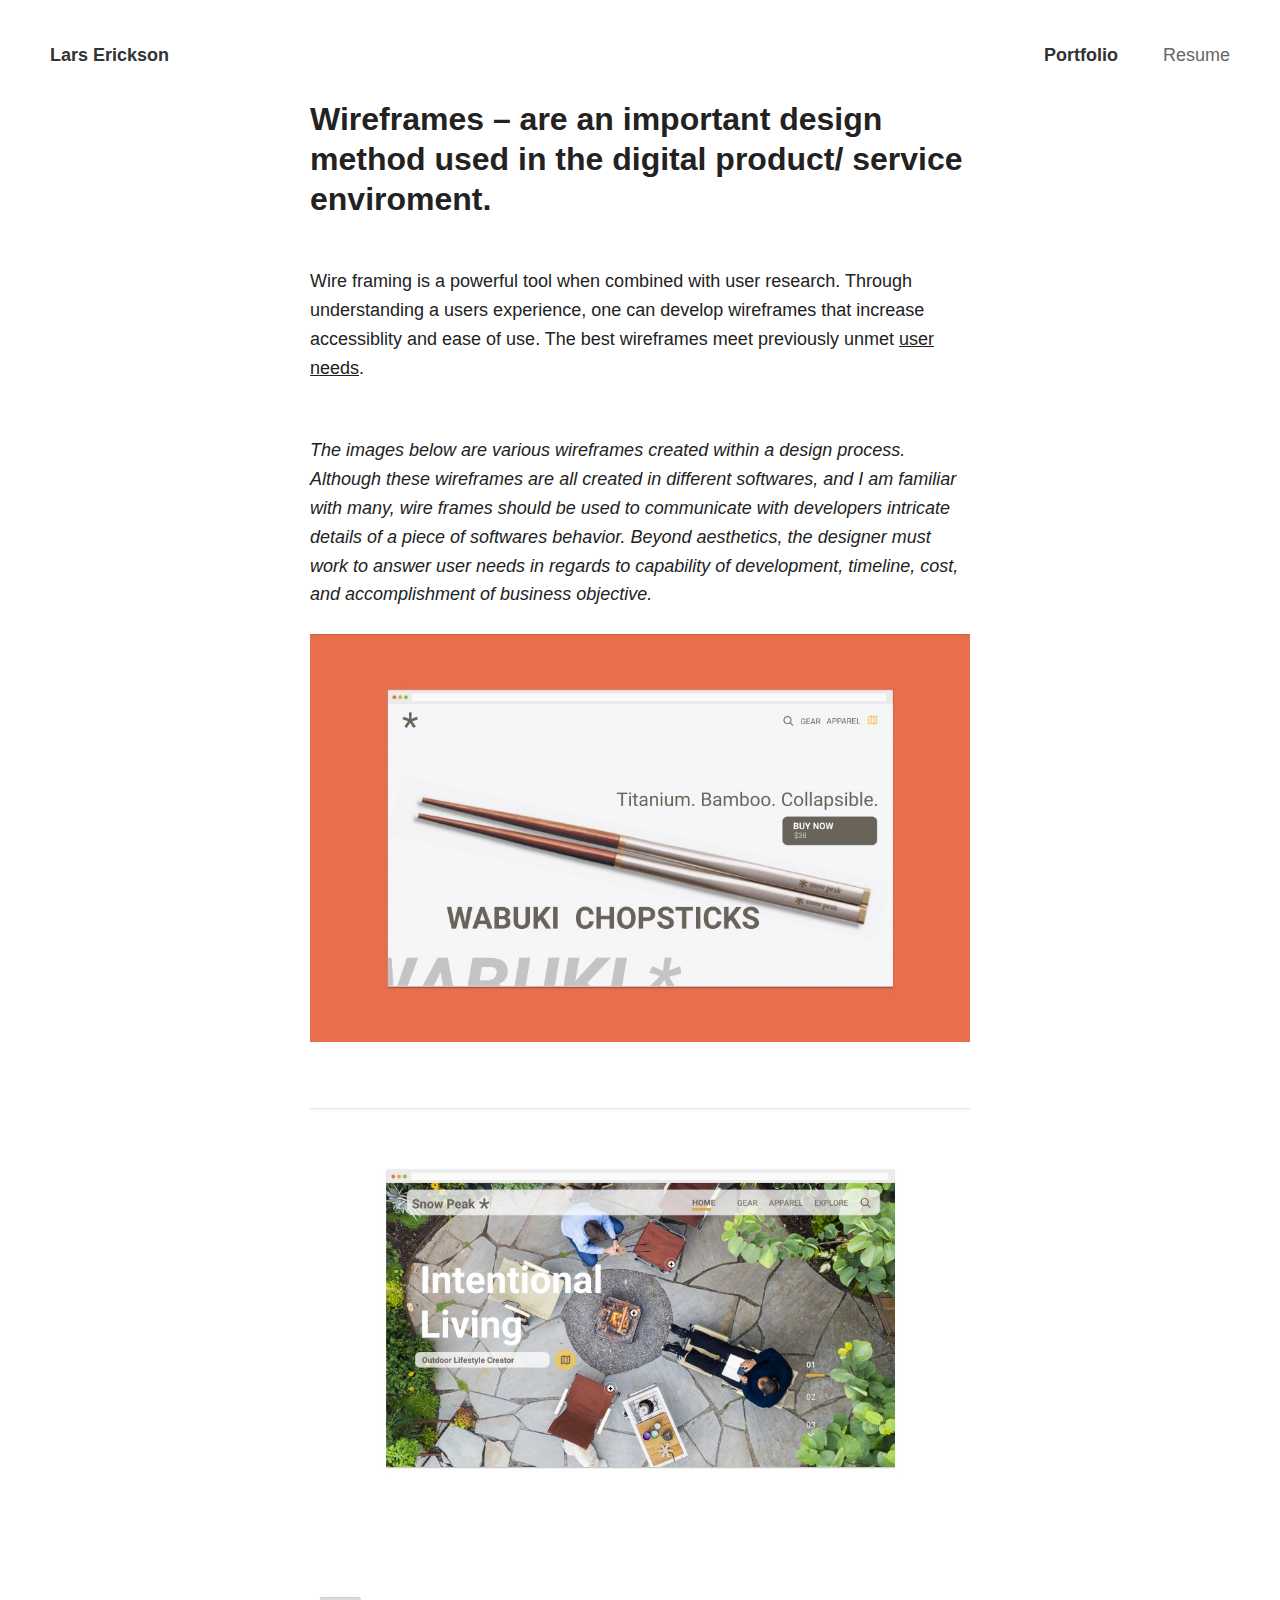
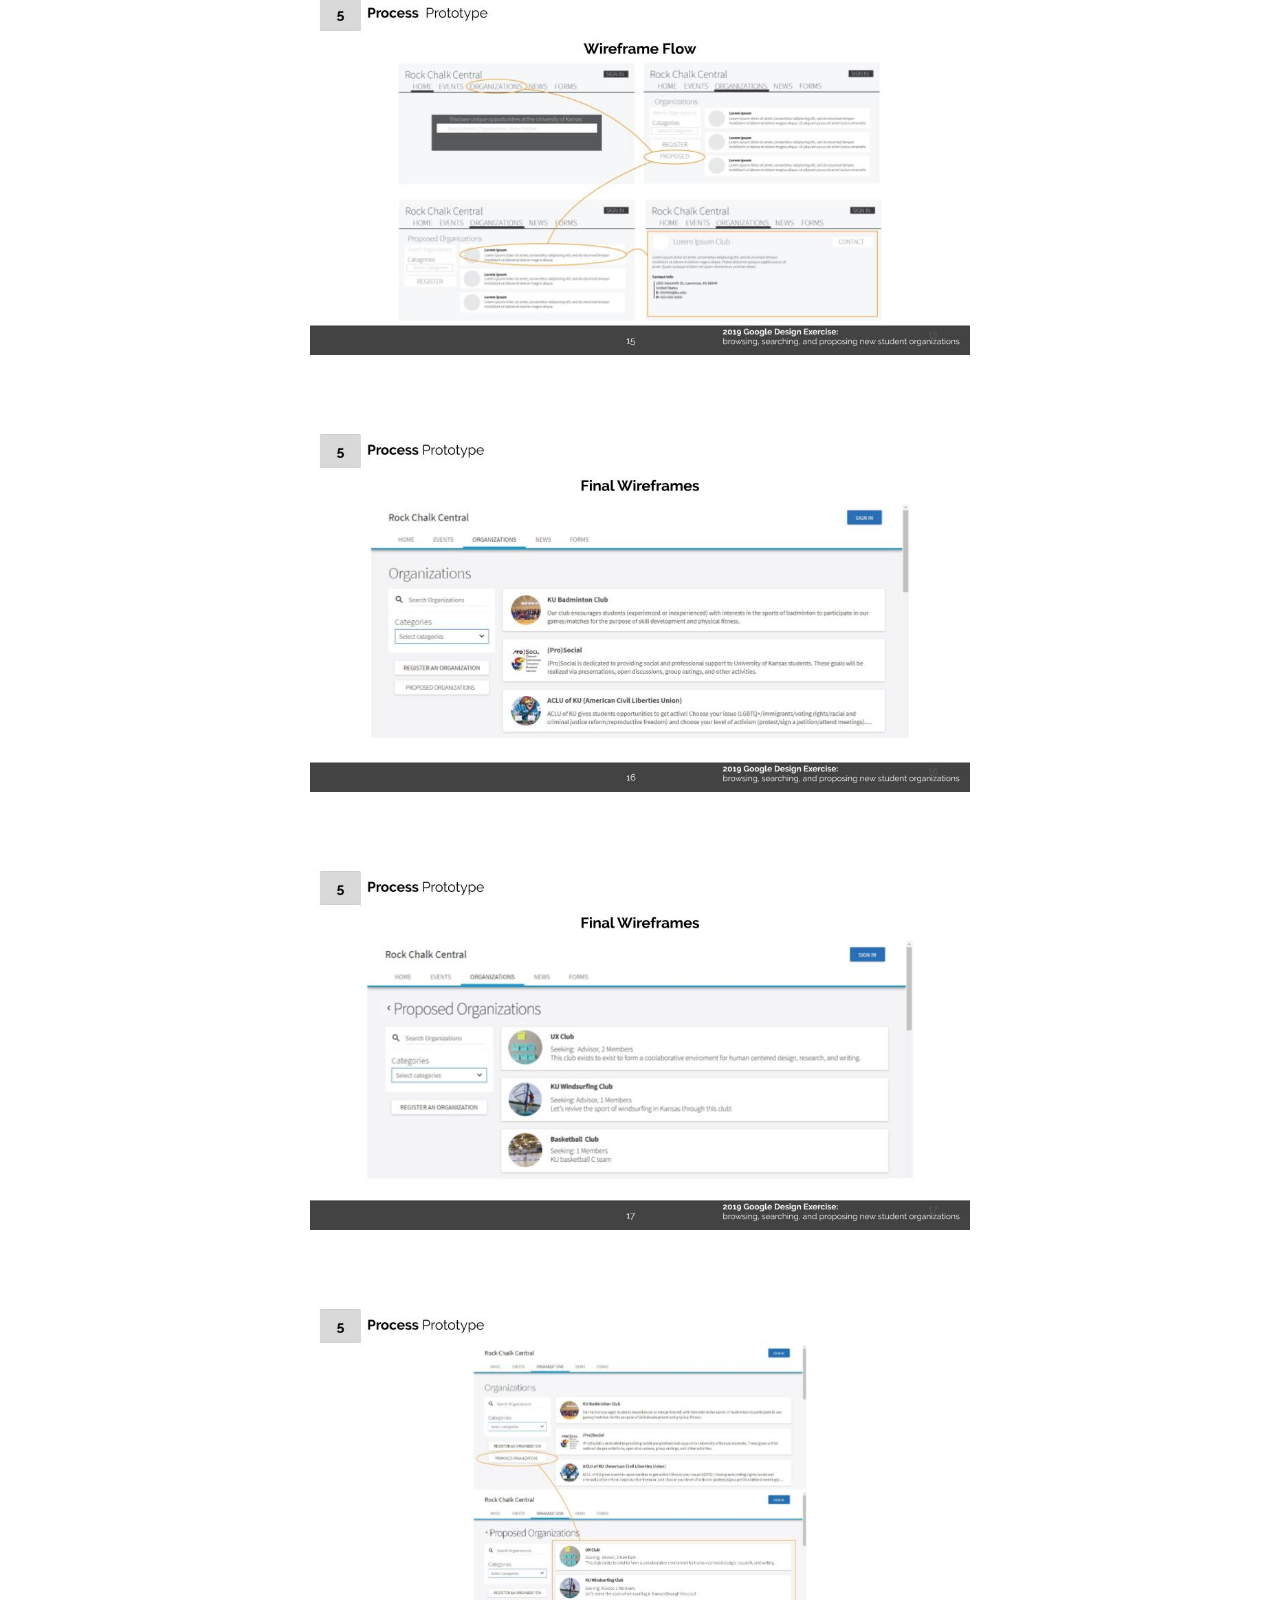
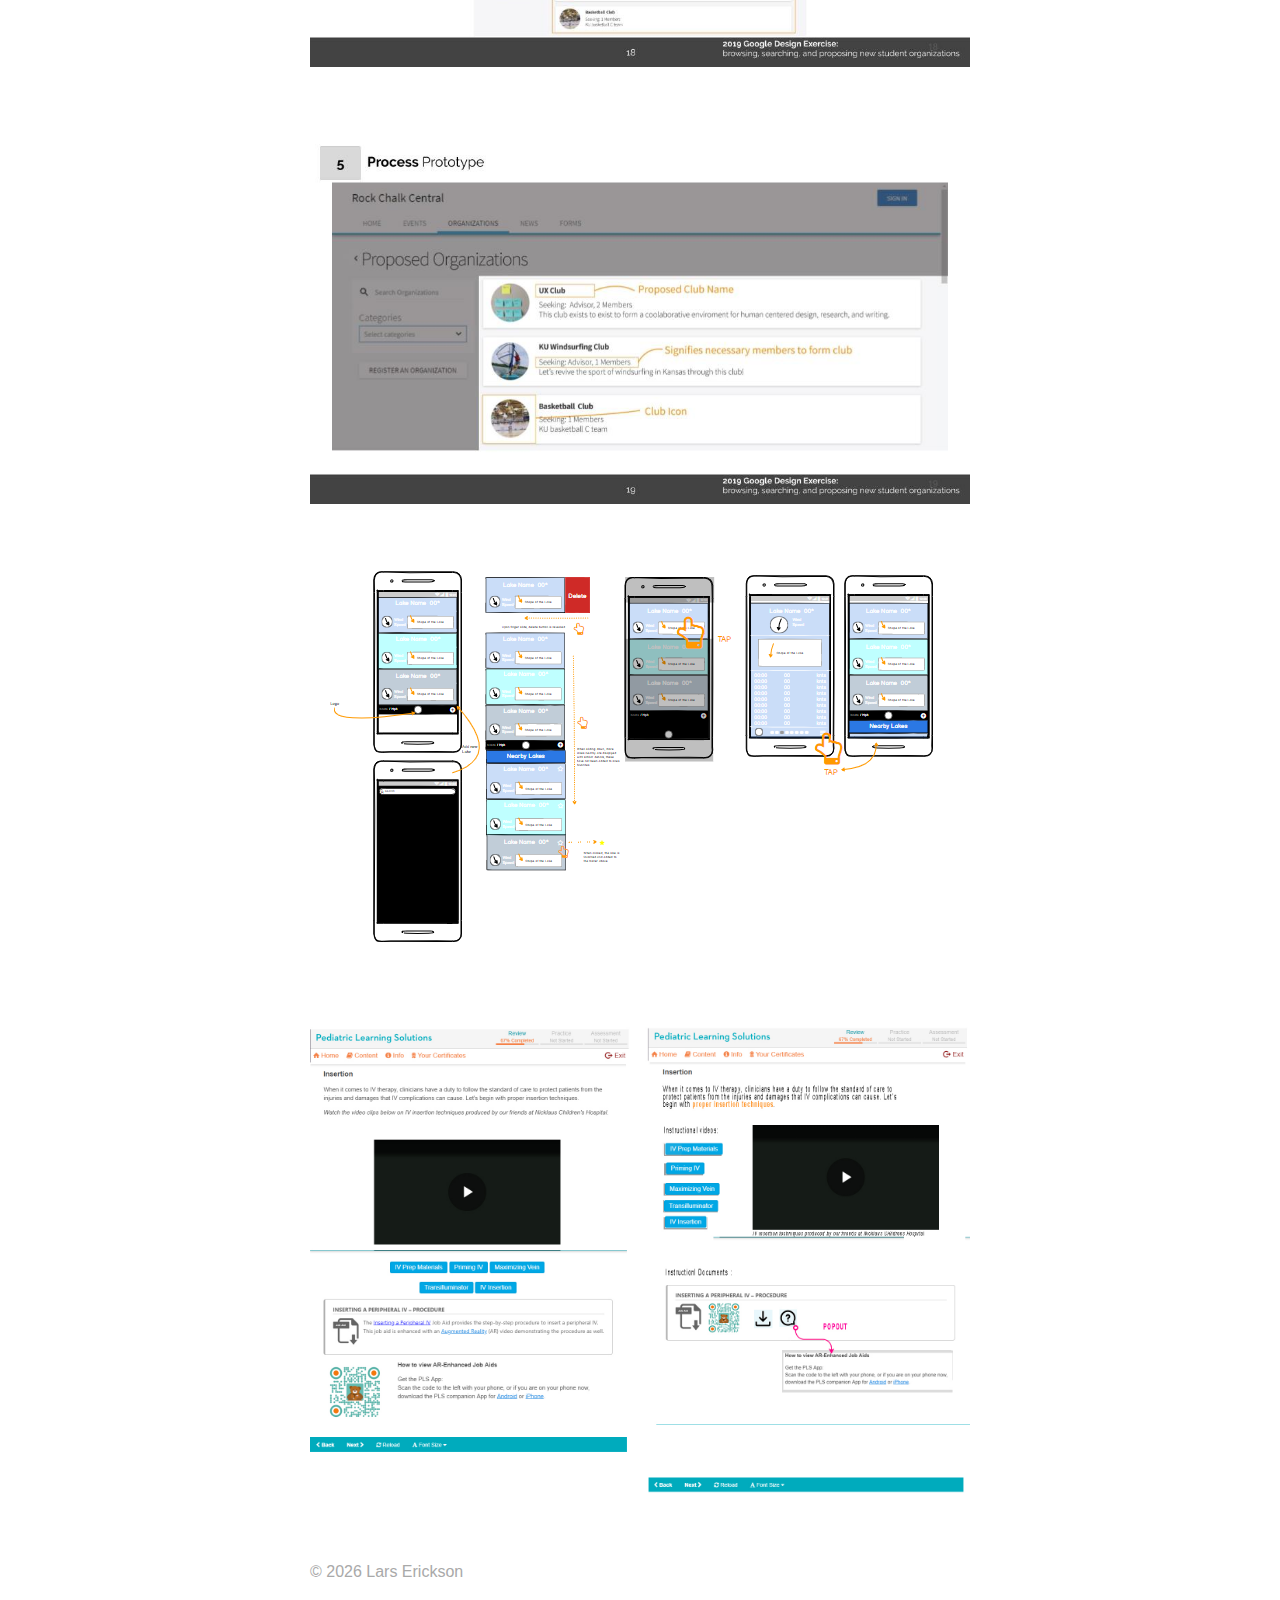
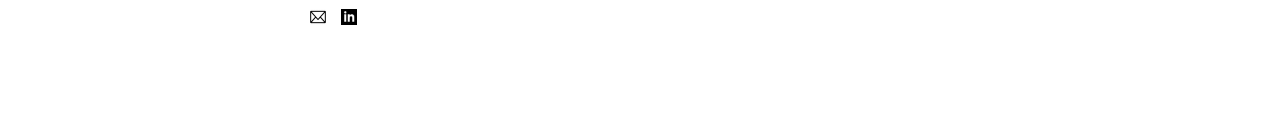
<file: Wireframes.html>
<!doctype html>
<html class="no-js" lang="en">
<head>
    <meta charset="utf-8">
    <meta http-equiv="x-ua-compatible" content="ie=edge">
    <title>Portfolio &ndash; Lars Erickson</title>
    <meta name="description" content="User Experience Designer from Lawrence, Kansas.">
    <meta name="viewport" content="width=device-width, initial-scale=1">
    <link href="CSS\font.css" rel="stylesheet" type="text/css">
    <link href="CSS\main.css" rel="stylesheet" type="text/css">
    <link href="CSS\normalize.css" rel="stylesheet" type="text/css">
    <link href="CSS\Skeleton.css" rel="stylesheet" type="text/css">
    <location.replace (www.lars.today)>
</head>
<body class="home">
        <nav class="navbar clearfix">
            <h1 class="logo"><a href="/">Lars Erickson</a></h1>
            <ul class="nav">
                <li><a href="index.html">Portfolio</a></li>
                <li><a href="about.html">Resume</a></li>
            </ul>
        </nav>
        <div class="container">
                <div class="row">
                    <div class="twelve columns">
                        <div>
                        <br>
                        <br>
                        <h2><b>Wireframes</b> &ndash; are an important design method used in the digital product/ service enviroment.</h2>
                        <br>
                        <p>Wire framing is a powerful tool when combined with user research. Through understanding a users experience, one can develop wireframes that increase accessiblity and ease of use. The best wireframes meet previously unmet <u>user needs</u>.</p><br>
                        <p><i>The images below are various wireframes created within a design process. Although these wireframes are all created in different softwares, and I am familiar with many, wire frames should be used to communicate with developers intricate details of a piece of softwares behavior. Beyond aesthetics, the designer must work to answer user needs in regards to capability of development, timeline, cost, and accomplishment of business objective.</i></p>
                    </div>
                            <div class="Portfolio img"
                                style="padding-bottom: 10%">
                                                    <img src="images\snowpeak1.jpg" alt="Complex wireframe in Balsamiq">
                            </div>
                            <div class="Portfolio img"
                                style="padding-bottom: 10%">
                                                    <img src="images\snowpeak2.jpg" alt="wireframe">
                            </div>
                            <div class="Portfolio img"
                                style="padding-bottom: 10%">
                                                    <img src="images\Lars Erickson Design Application (1).jpg" alt="wireframe">
                            </div>
                            <div class="Portfolio img"
                                style="padding-bottom: 10%">
                                                    <img src="images\Lars Erickson Design Application (2).jpg" alt="wireframe">
                            </div>
                            <div class="Portfolio img"
                                style="padding-bottom: 10%">
                                                    <img src="images\Lars Erickson Design Application (3).jpg" alt="wireframe">
                            </div>
                            <div class="Portfolio img"
                                style="padding-bottom: 10%">
                                                    <img src="images\Lars Erickson Design Application (4).jpg" alt="wireframe">
                            </div>
                            <div class="Portfolio img"
                                style="padding-bottom: 10%">
                                                    <img src="images\Lars Erickson Design Application (5).jpg" alt="wireframe">
                            </div>
                            <div class="Portfolio img"
                                style="padding-bottom: 10%">
                                                    <img src="images\sailing app2.png" alt="wireframe">
                            </div>
                            <div class="Portfolio img"
                                style="padding-bottom: 10%">
                                                    <img src="images\Design 1.jpg" alt="wireframe">
                            </div>
                        </div>
                    </div>
                </div>
            </div>
        </div>         
    </div>
    </div>
    </div>
    </div>
    <footer class="footer">
    <div class="container container-l">
    <div class="row">
        <div class="twelve columns">
            <p>&copy; <script> document.write(new Date().getFullYear()); </script> Lars Erickson</p>
            <ul class="social-icons">
                <li><a href="mailto:lericksonm@gmail.com"><img src="images/51-512.png" alt="Email" width="16" height="16"></a></li>
                <li><a href="https://www.linkedin.com/in/lars-erickson-m-a-ixd-6bb1ab14a/" target="_blank"><img src="images/iconmonstr-linkedin-2.png" alt="LinkedIn" width="16" height="16"></a></li>
            </ul>
        </div>
    </div>
    </div>
    </footer>
    </div>
    </body>
    </html>
</file>
